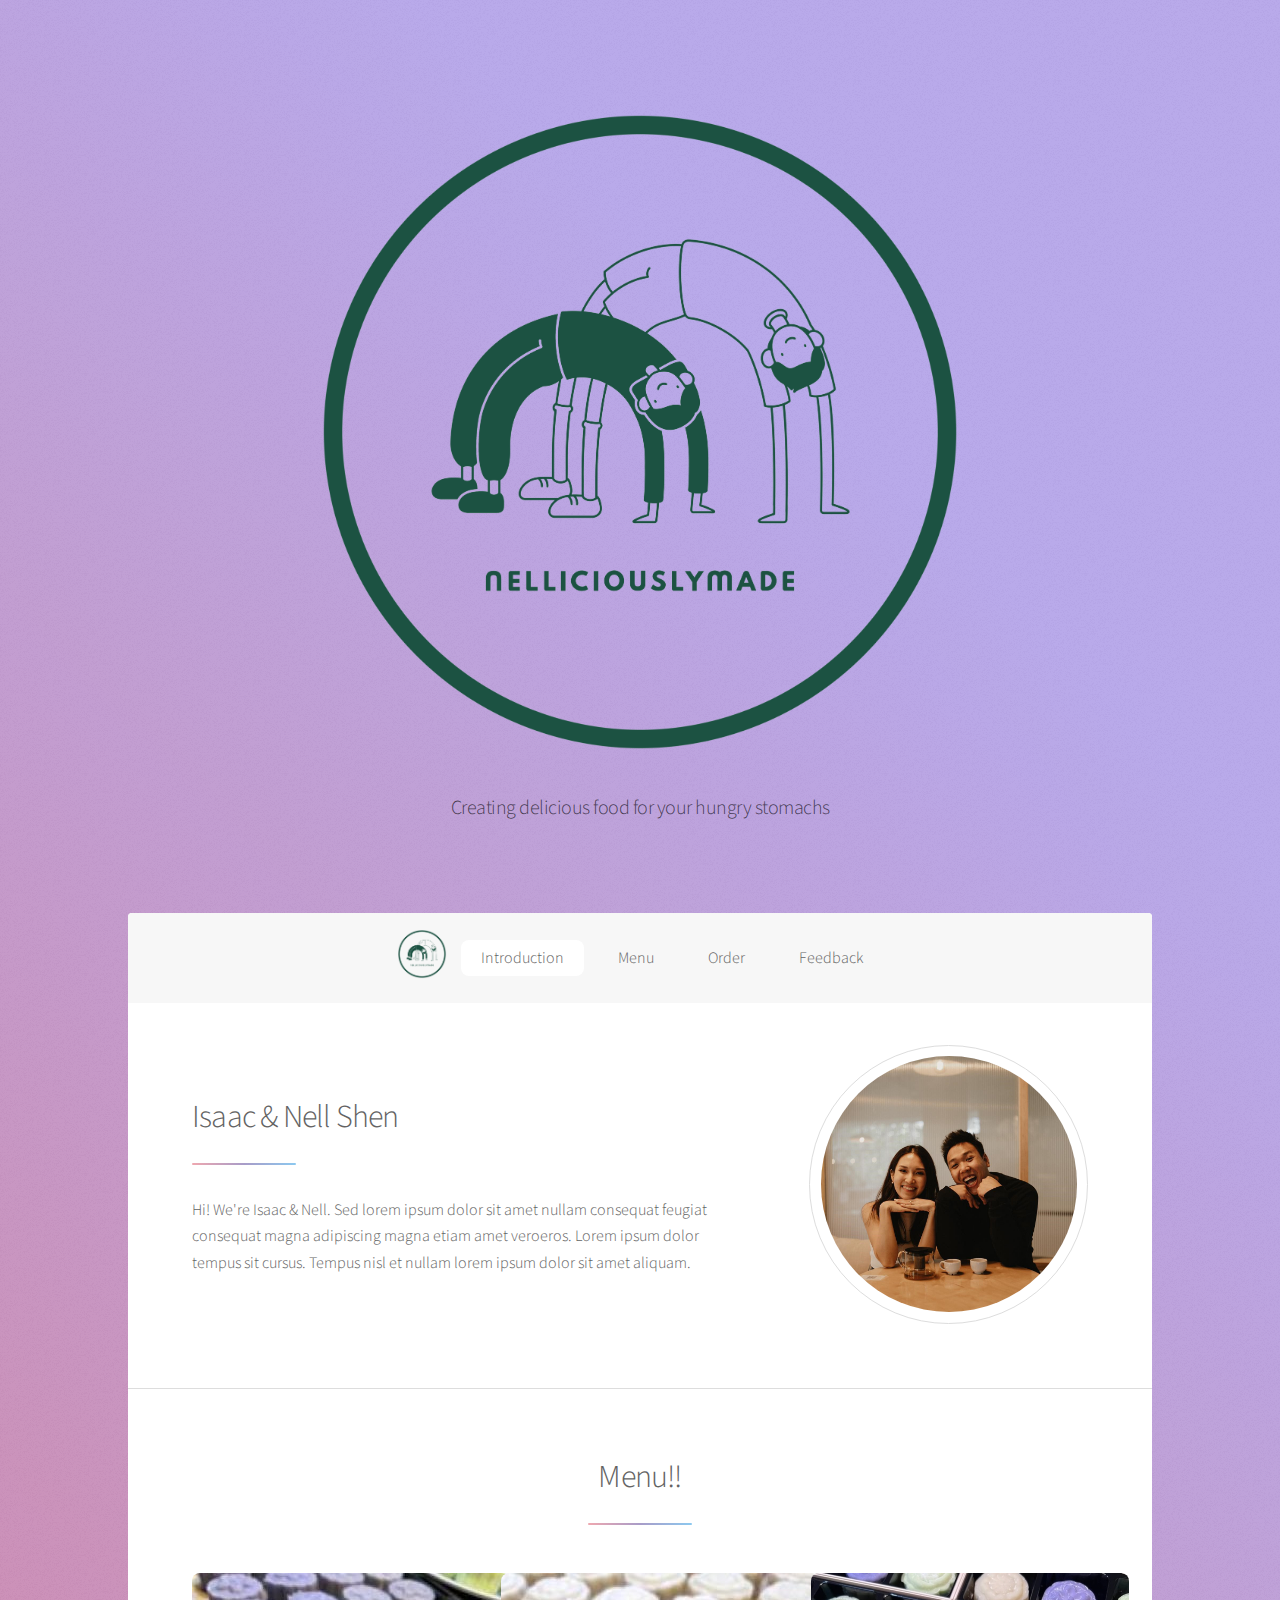
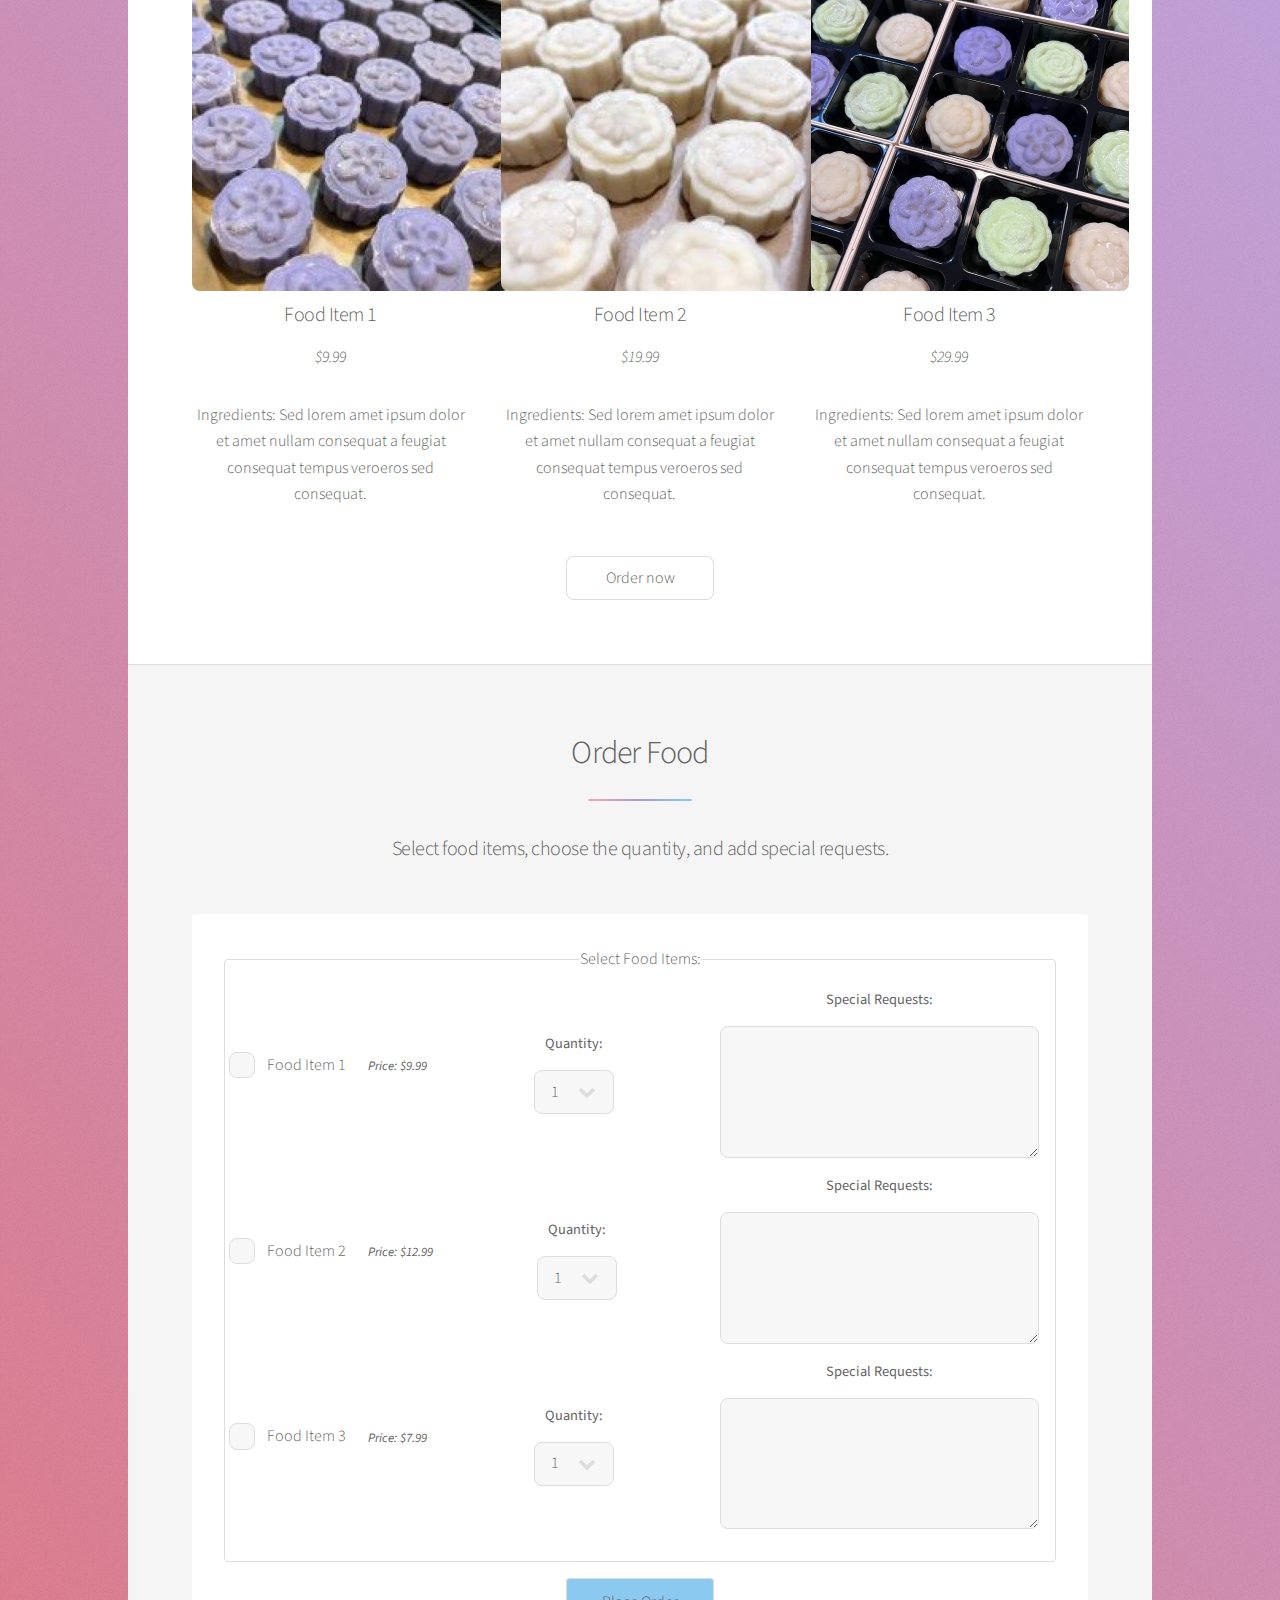
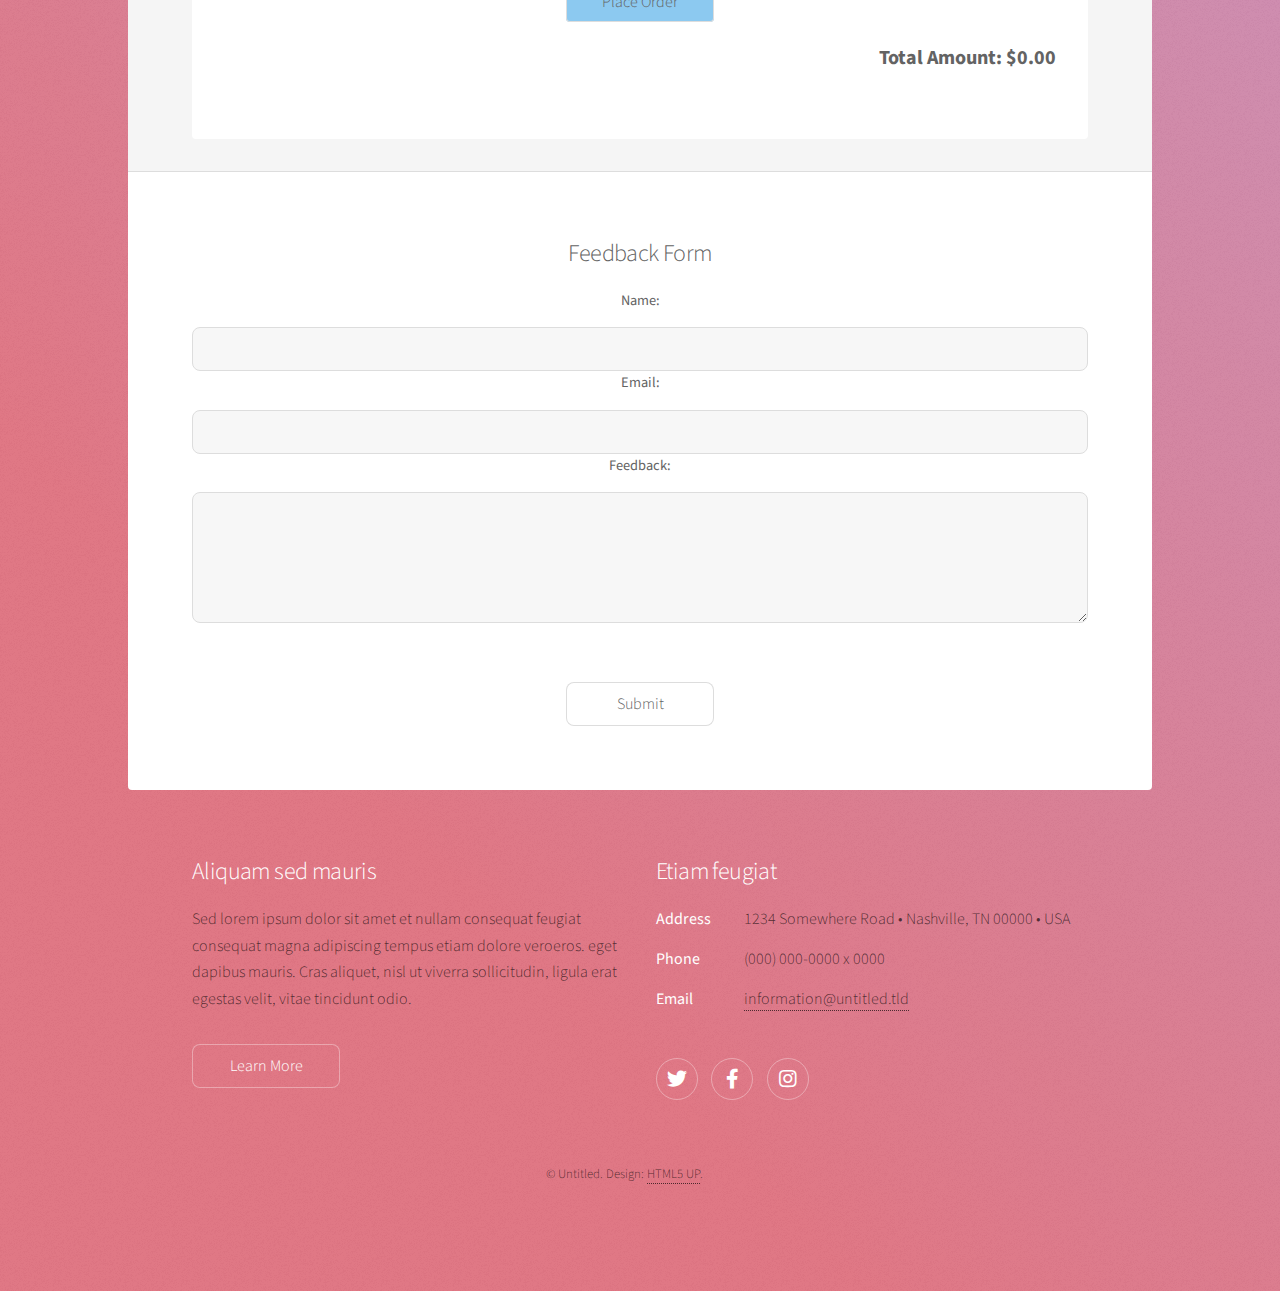
<file: index.html>
<!DOCTYPE HTML>
<!--
	Stellar by HTML5 UP
	html5up.net | @ajlkn
	Free for personal and commercial use under the CCA 3.0 license (html5up.net/license)
-->
<html>
	<head>
		<title>NELLICIOUSLYMADE</title>
		<meta charset="utf-8" />
		<meta name="viewport" content="width=device-width, initial-scale=1, user-scalable=no" />
		<link rel="stylesheet" href="assets/css/main.css" />
		<noscript><link rel="stylesheet" href="assets/css/noscript.css" /></noscript>
	</head>
	<body class="is-preload">

		<!-- Wrapper -->
			<div id="wrapper">

				<!-- Header -->
					<header id="header" class="alt">
						<span class="logo"><img src="images/NellicioulymadeLogo-modified.png" alt="Nelliciouslymade" /></span>
						<!-- <h1>Nelliciouslymade</h1> -->
						<p>Creating delicious food for your hungry stomachs</p>
					</header>

				<!-- Nav -->
					<nav id="nav">
						
						<ul>
							<li class="logo"><img src="images/NellicioulymadeLogo-modified.png" alt="Nelliciouslymade"></li>
							<li><a href="#intro" class="active">Introduction</a></li>
							<li><a href="#first">Menu</a></li>
							<li><a href="#second">Order</a></li>
							<li><a href="#cta">Feedback</a></li>
						</ul>
					</nav>

				<!-- Main -->
					<div id="main">

						<!-- Introduction -->
							<section id="intro" class="main">
								<div class="spotlight">
									<div class="content">
										<header class="major">
											<h2>Isaac & Nell Shen</h2>
										</header>
										<p>Hi! We're Isaac & Nell. Sed lorem ipsum dolor sit amet nullam consequat feugiat consequat magna
										adipiscing magna etiam amet veroeros. Lorem ipsum dolor tempus sit cursus.
										Tempus nisl et nullam lorem ipsum dolor sit amet aliquam.</p>
									</div>
									<span class="image"><img src="images/n&i.jpg" alt="" /></span>
								</div>
							</section>

						<!-- First Section -->
							<section id="first" class="main special">
								<header class="major">
									<h2>Menu!!</h2>
								</header>
								<ul class="features">
									<li>
										<span class="image"><img src="images/food1_1.jpg" alt=""/></span>
										<h3>Food Item 1</h3>
										<p><em>$9.99</em></p>
										<p>Ingredients: Sed lorem amet ipsum dolor et amet nullam consequat a feugiat consequat tempus veroeros sed consequat.</p>
									</li>
									<li>
										<span class="image"><img src="images/food2_1.jpg" alt=""/></span>
										<h3>Food Item 2</h3>
										<p><em>$19.99</em></p>
										<p>Ingredients: Sed lorem amet ipsum dolor et amet nullam consequat a feugiat consequat tempus veroeros sed consequat.</p>
									</li>
									<li>
										<span class="image"><img src="images/food3_1.jpg" alt=""/></span>
										<h3>Food Item 3</h3>
										<p><em>$29.99</em></p>
										<p>Ingredients: Sed lorem amet ipsum dolor et amet nullam consequat a feugiat consequat tempus veroeros sed consequat.</p>
									</li>
								</ul>
								<footer class="major">
									<ul class="actions special">
										<li><a href="#second" class="button">Order now</a></li>
									</ul>
								</footer>
							</section>

						<!-- Second Section: Order Form for Food with Quantity and Special Requests on the Side -->
						<section id="second" class="main special">
							<header class="major">
								<h2>Order Food</h2>
								<p>Select food items, choose the quantity, and add special requests.</p>
							</header>
							<div class="order-form">
								<form id="food-order-form">
									<fieldset>
										<legend>Select Food Items:</legend>
					
										<div class="food-items">
											<!-- Food Item 1 -->
											<div class="food-item">
												<div class="food-details">
													<input type="checkbox" id="item1" name="food-items" value="item1" data-price="9.99">
													<label for="item1">Food Item 1</label>
													<label class="food-price">Price: $9.99</label>
												</div>
												<div class="quantity-details">
													<label for="quantity1">Quantity:</label>
													<select class="quantity" id="quantity1" name="quantity">
														<option value="1">1</option>
														<option value="2">2</option>
														<option value="3">3</option>
													</select>
												</div>
												<div class="special-request-details">
													<label for="special-request1">Special Requests:</label>
													<textarea id="special-request1" name="special-request" rows="4"></textarea>
												</div>
												
											</div>
					
											<!-- Food Item 2 -->
											<div class="food-item">
												<div class="food-details">
													<input type="checkbox" id="item2" name="food-items" value="item2" data-price="12.99">
													<label for="item2">Food Item 2</label>
													<label class="food-price">Price: $12.99</label>
												</div>
												<div class="quantity-details">
													<label for="quantity2">Quantity:</label>
													<select class="quantity" id="quantity2" name="quantity">
														<option value="1">1</option>
														<option value="2">2</option>
														<option value="3">3</option>
													</select>
												</div>
												<div class="special-request-details">
													<label for="special-request2">Special Requests:</label>
													<textarea id="special-request2" name="special-request" rows="4"></textarea>
												</div>
											</div>
					
											<!-- Food Item 3 -->
											<div class="food-item">
												<div class="food-details">
													<input type="checkbox" id="item3" name="food-items" value="item3" data-price="7.99">
													<label for="item3">Food Item 3</label>
													<label class="food-price"><i>Price: $7.99</i></label>
												</div>
												<div class="quantity-details">
													<label for="quantity3">Quantity:</label>
													<select class="quantity" id="quantity3" name="quantity">
														<option value="1">1</option>
														<option value="2">2</option>
														<option value="3">3</option>
													</select>
												</div>
												<div class="special-request-details">
													<label for="special-request3">Special Requests:</label>
													<textarea id="special-request3" name="special-request" rows="4"></textarea>
												</div>
											</div>
										</div>
									</fieldset>
									<input type="submit" value="Place Order">
									<div class="total-amount">Total Amount: <span id="total-amount-value">$0.00</span></div>
								</form>
							</div>
						</section>

						<!-- Get Started -->
							<section id="cta" class="main special">
								<div class="feedback-container">
									<h2>Feedback Form</h2>
									<form id="feedback-form" action="assets/php/process-feedback.php" method="post">
										<label for="name">Name:</label>
										<input type="text" id="name" name="name" required>

										<label for="email">Email:</label>
										<input type="email" id="email" name="email" required>

										<label for="feedback">Feedback:</label>
										<textarea id="feedback" name="feedback" rows="4" required></textarea>
										
										<p><br></p>
										<input type="submit" value="Submit">
									</form>
								</div>
							</section>

					</div>

				<!-- Footer -->
					<footer id="footer">
						<section>
							<h2>Aliquam sed mauris</h2>
							<p>Sed lorem ipsum dolor sit amet et nullam consequat feugiat consequat magna adipiscing tempus etiam dolore veroeros. eget dapibus mauris. Cras aliquet, nisl ut viverra sollicitudin, ligula erat egestas velit, vitae tincidunt odio.</p>
							<ul class="actions">
								<li><a href="generic.html" class="button">Learn More</a></li>
							</ul>
						</section>
						<section>
							<h2>Etiam feugiat</h2>
							<dl class="alt">
								<dt>Address</dt>
								<dd>1234 Somewhere Road &bull; Nashville, TN 00000 &bull; USA</dd>
								<dt>Phone</dt>
								<dd>(000) 000-0000 x 0000</dd>
								<dt>Email</dt>
								<dd><a href="#">information@untitled.tld</a></dd>
							</dl>
							<ul class="icons">
								<li><a href="#" class="icon brands fa-twitter alt"><span class="label">Twitter</span></a></li>
								<li><a href="#" class="icon brands fa-facebook-f alt"><span class="label">Facebook</span></a></li>
								<li><a href="#" class="icon brands fa-instagram alt"><span class="label">Instagram</span></a></li>
							</ul>
						</section>
						<p class="copyright">&copy; Untitled. Design: <a href="https://html5up.net">HTML5 UP</a>.</p>
					</footer>

			</div>

		<!-- Scripts -->
			<script src="assets/js/jquery.min.js"></script>
			<script src="assets/js/jquery.scrollex.min.js"></script>
			<script src="assets/js/jquery.scrolly.min.js"></script>
			<script src="assets/js/browser.min.js"></script>
			<script src="assets/js/breakpoints.min.js"></script>
			<script src="assets/js/util.js"></script>
			<script src="assets/js/main.js"></script>

	</body>
</html>
</file>
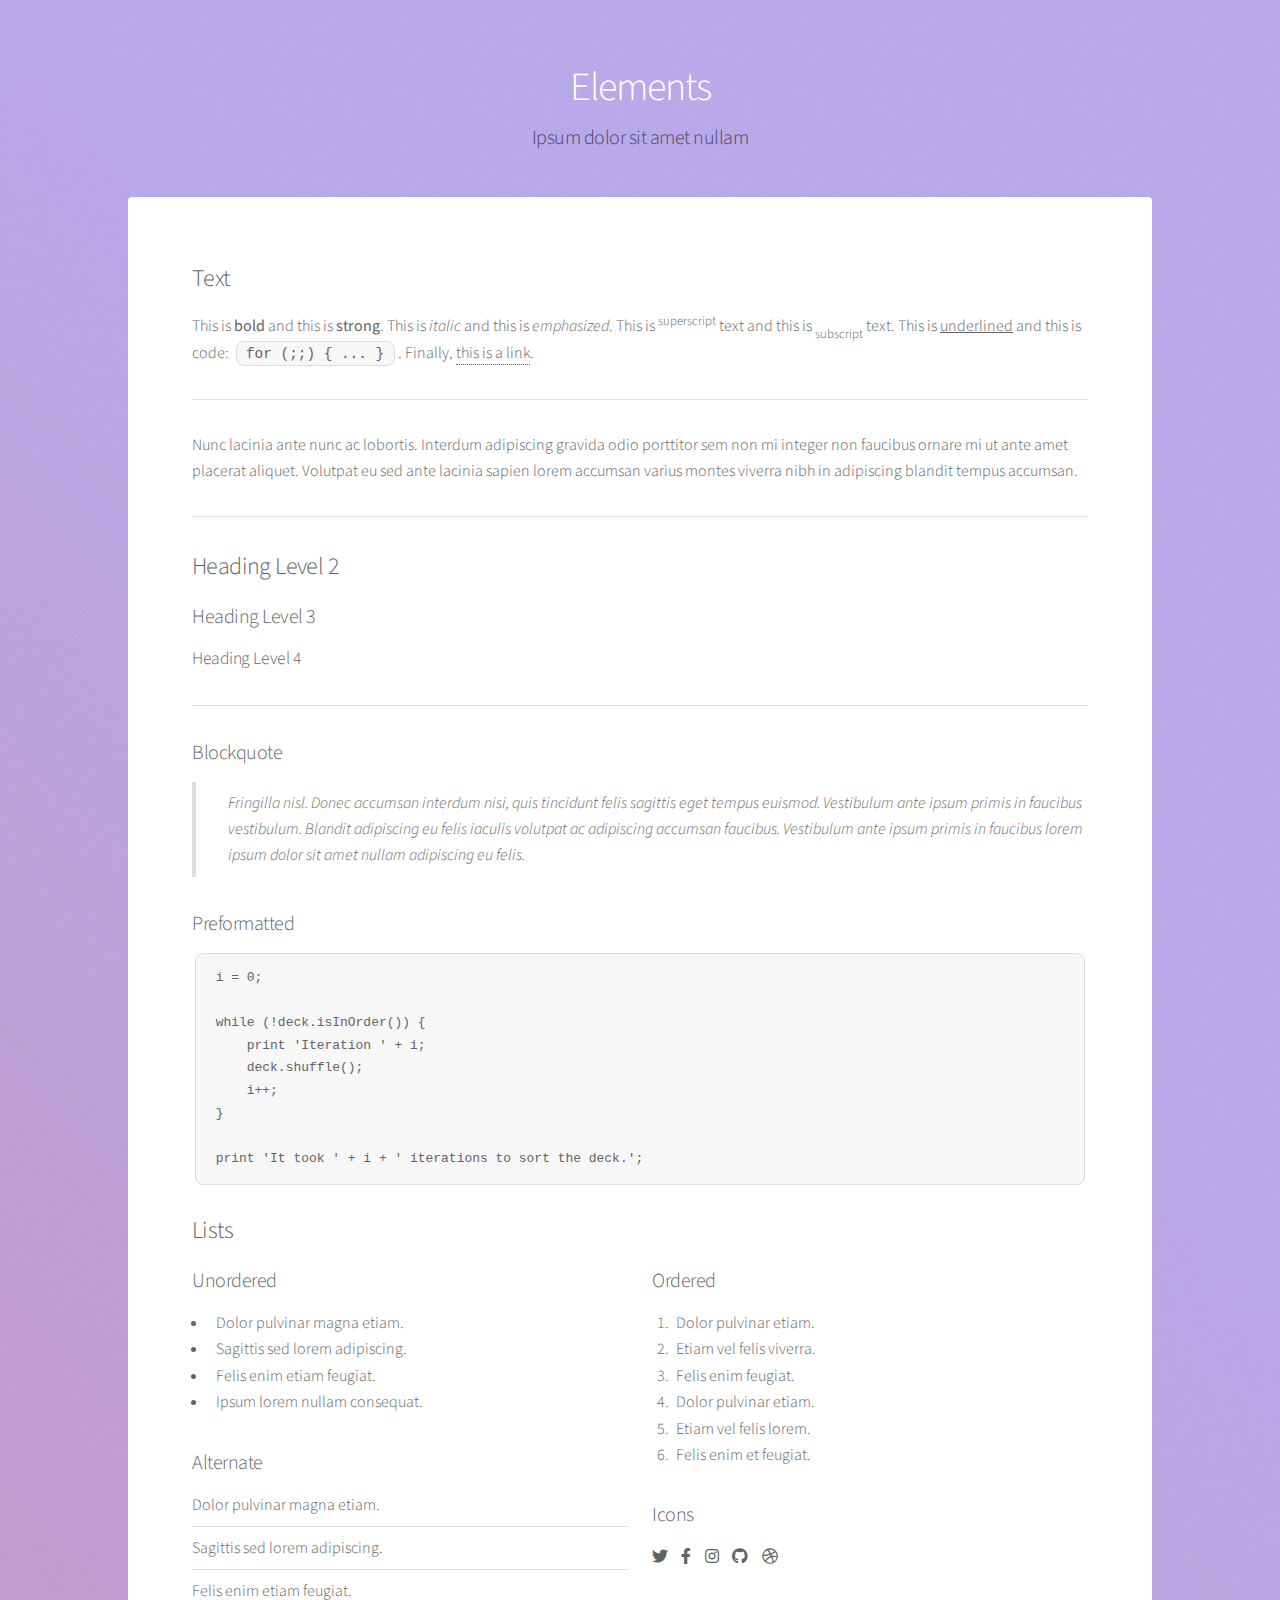
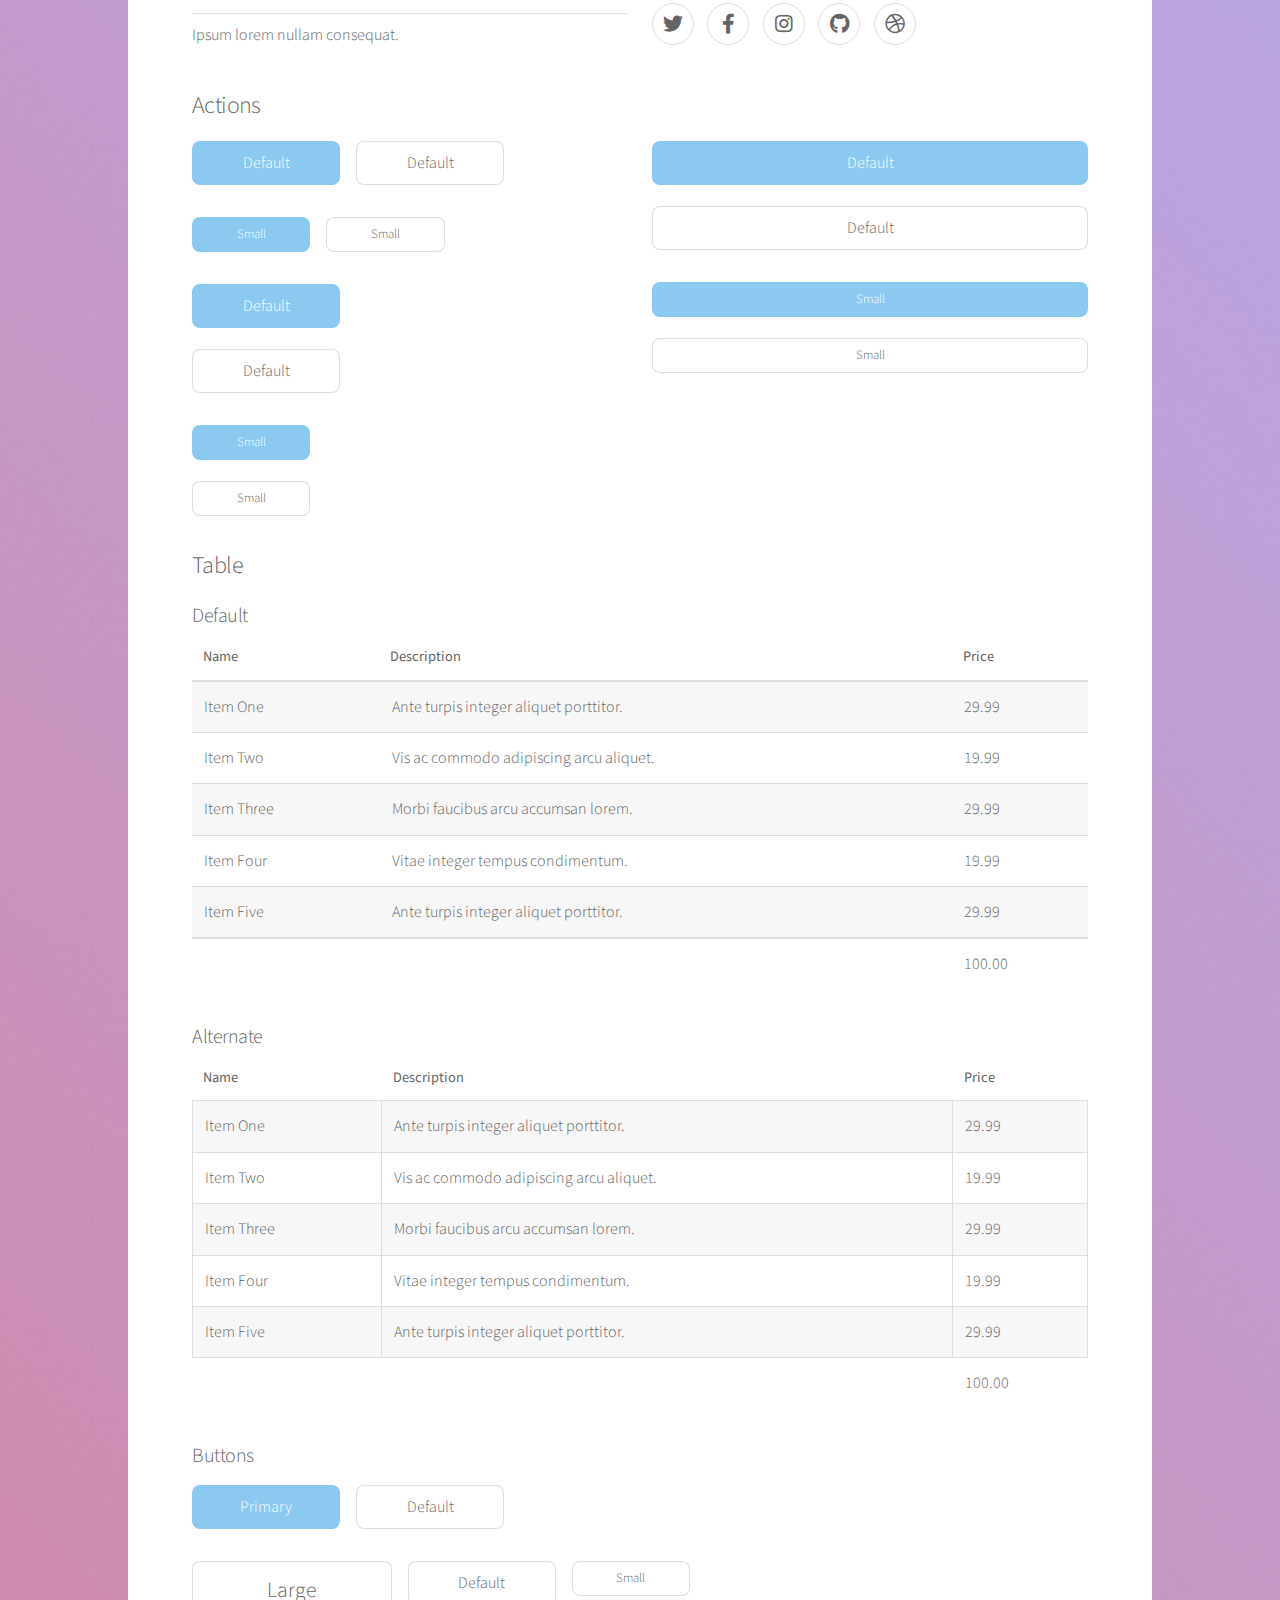
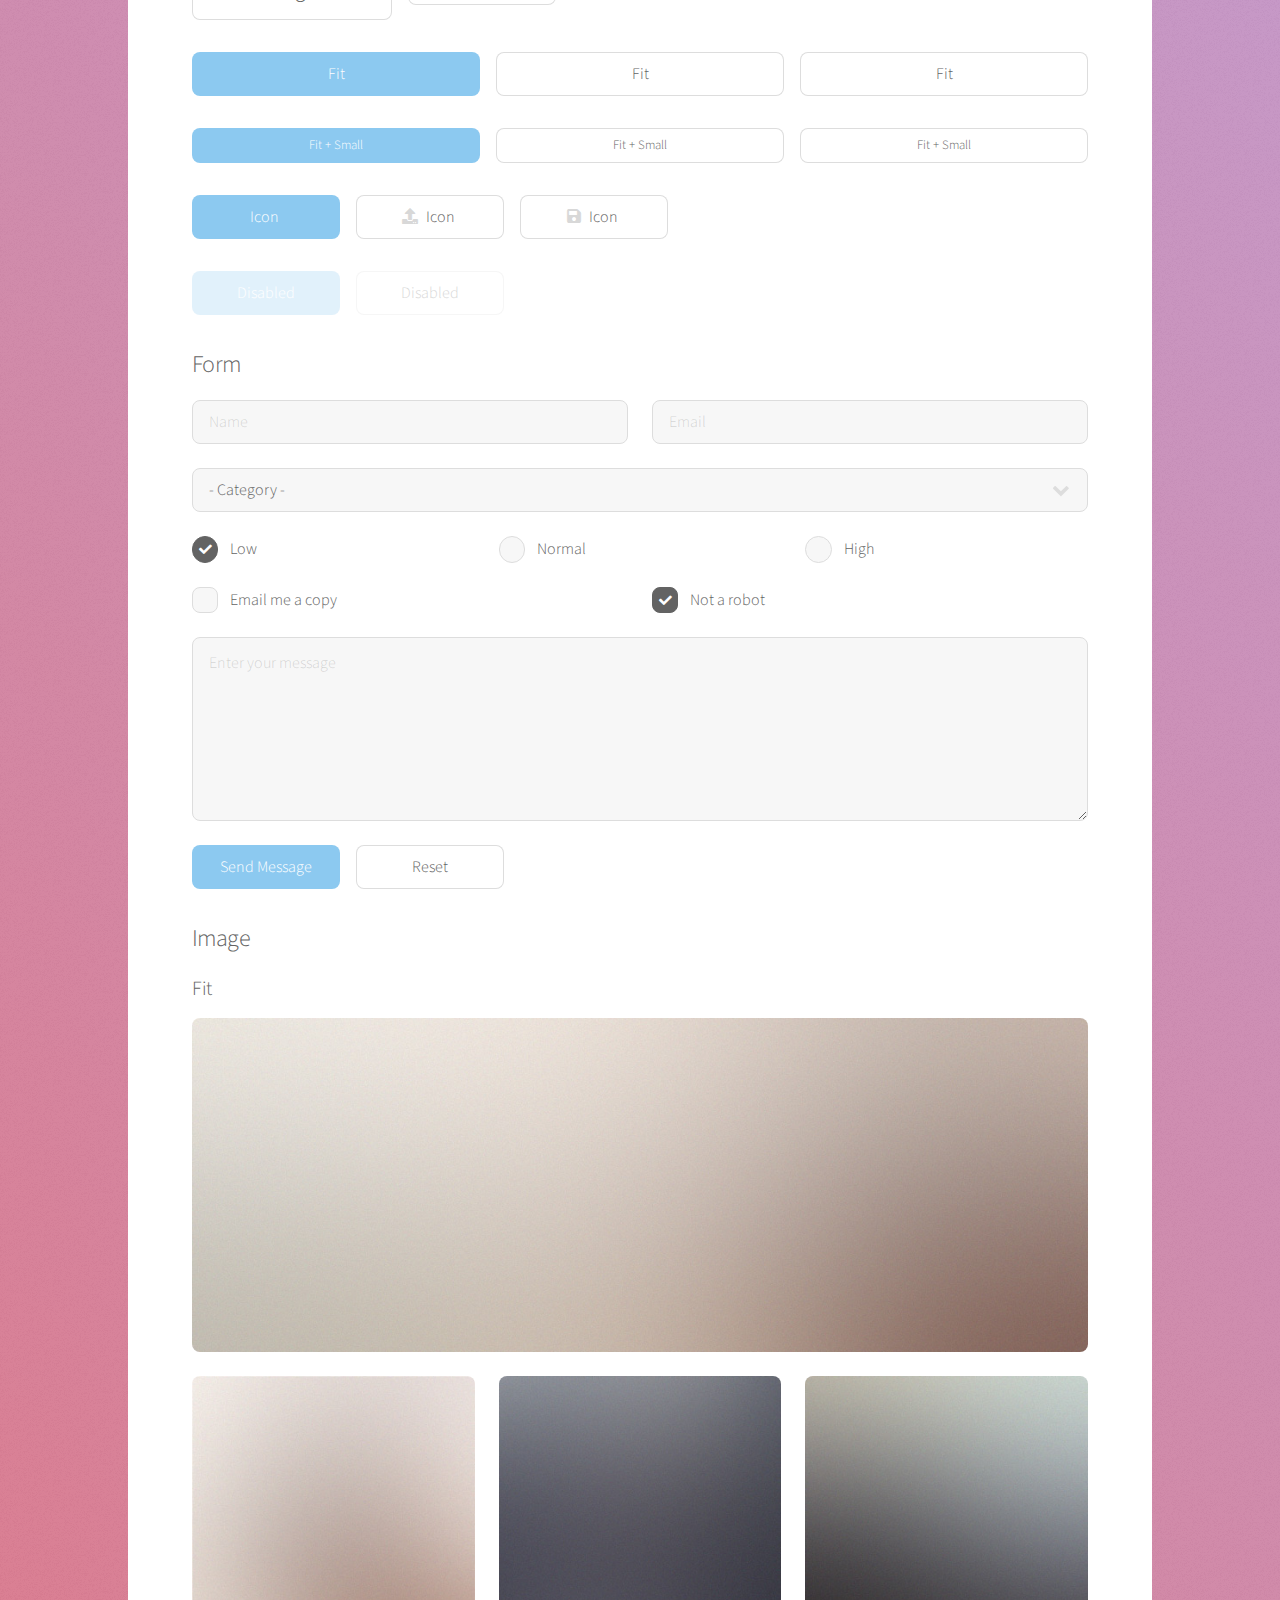
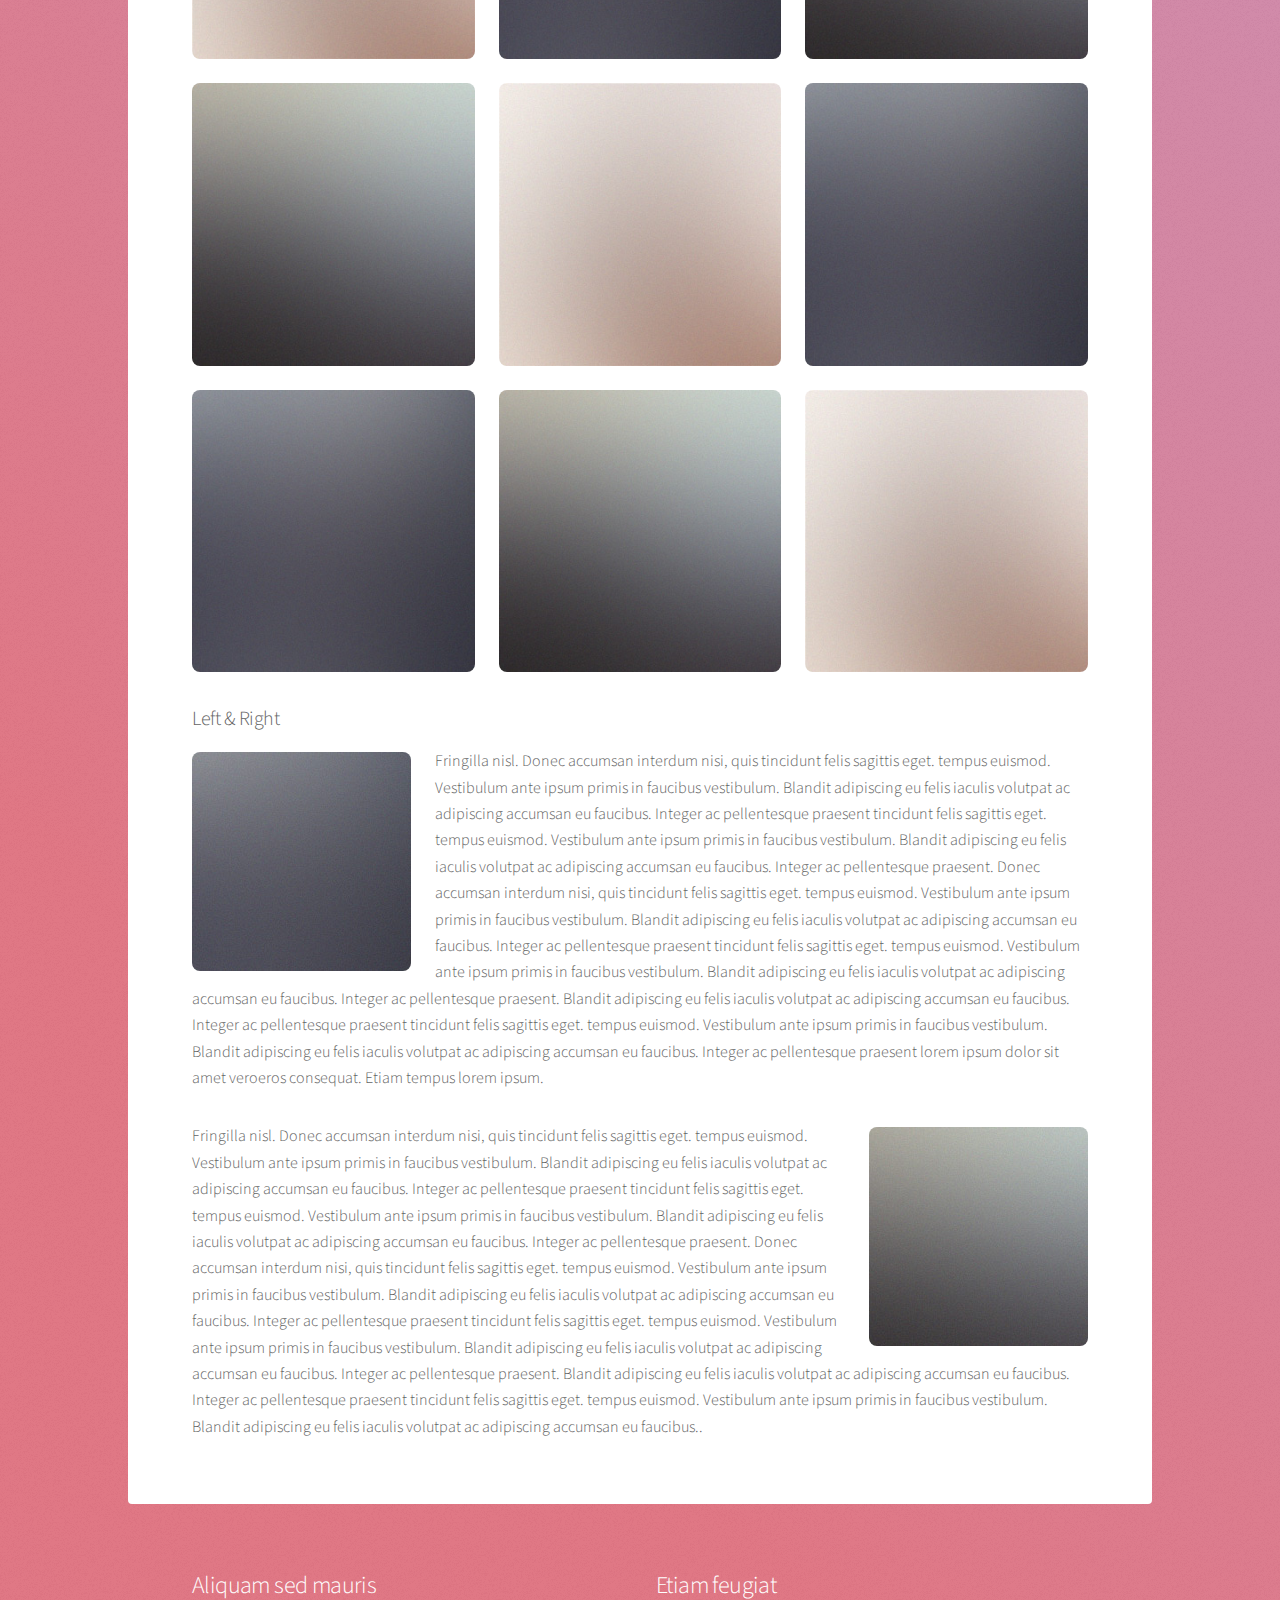
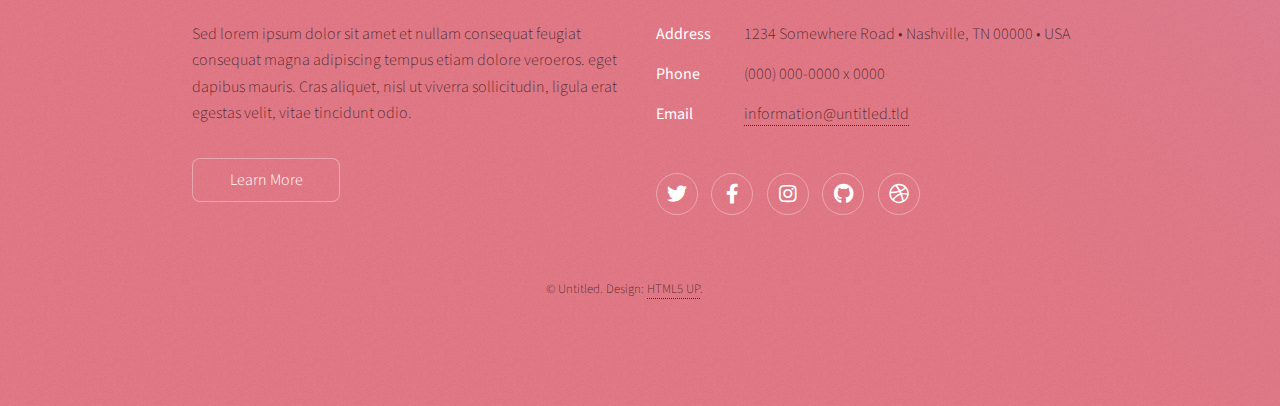
<file: elements.html>
<!DOCTYPE HTML>
<!--
	Stellar by HTML5 UP
	html5up.net | @ajlkn
	Free for personal and commercial use under the CCA 3.0 license (html5up.net/license)
-->
<html>
	<head>
		<title>Elements - Stellar by HTML5 UP</title>
		<meta charset="utf-8" />
		<meta name="viewport" content="width=device-width, initial-scale=1, user-scalable=no" />
		<link rel="stylesheet" href="assets/css/main.css" />
		<noscript><link rel="stylesheet" href="assets/css/noscript.css" /></noscript>
	</head>
	<body class="is-preload">

		<!-- Wrapper -->
			<div id="wrapper">

				<!-- Header -->
					<header id="header">
						<h1>Elements</h1>
						<p>Ipsum dolor sit amet nullam</p>
					</header>

				<!-- Main -->
					<div id="main">

						<!-- Content -->
							<section id="content" class="main">

								<!-- Text -->
									<section>
										<h2>Text</h2>
										<p>This is <b>bold</b> and this is <strong>strong</strong>. This is <i>italic</i> and this is <em>emphasized</em>.
										This is <sup>superscript</sup> text and this is <sub>subscript</sub> text.
										This is <u>underlined</u> and this is code: <code>for (;;) { ... }</code>. Finally, <a href="#">this is a link</a>.</p>
										<hr />
										<p>Nunc lacinia ante nunc ac lobortis. Interdum adipiscing gravida odio porttitor sem non mi integer non faucibus ornare mi ut ante amet placerat aliquet. Volutpat eu sed ante lacinia sapien lorem accumsan varius montes viverra nibh in adipiscing blandit tempus accumsan.</p>
										<hr />
										<h2>Heading Level 2</h2>
										<h3>Heading Level 3</h3>
										<h4>Heading Level 4</h4>
										<hr />
										<h3>Blockquote</h3>
										<blockquote>Fringilla nisl. Donec accumsan interdum nisi, quis tincidunt felis sagittis eget tempus euismod. Vestibulum ante ipsum primis in faucibus vestibulum. Blandit adipiscing eu felis iaculis volutpat ac adipiscing accumsan faucibus. Vestibulum ante ipsum primis in faucibus lorem ipsum dolor sit amet nullam adipiscing eu felis.</blockquote>
										<h3>Preformatted</h3>
										<pre><code>i = 0;

while (!deck.isInOrder()) {
    print 'Iteration ' + i;
    deck.shuffle();
    i++;
}

print 'It took ' + i + ' iterations to sort the deck.';</code></pre>
									</section>

								<!-- Lists -->
									<section>
										<h2>Lists</h2>
										<div class="row">
											<div class="col-6 col-12-medium">
												<h3>Unordered</h3>
												<ul>
													<li>Dolor pulvinar magna etiam.</li>
													<li>Sagittis sed lorem adipiscing.</li>
													<li>Felis enim etiam feugiat.</li>
													<li>Ipsum lorem nullam consequat.</li>
												</ul>
												<h3>Alternate</h3>
												<ul class="alt">
													<li>Dolor pulvinar magna etiam.</li>
													<li>Sagittis sed lorem adipiscing.</li>
													<li>Felis enim etiam feugiat.</li>
													<li>Ipsum lorem nullam consequat.</li>
												</ul>
											</div>
											<div class="col-6 col-12-medium">
												<h3>Ordered</h3>
												<ol>
													<li>Dolor pulvinar etiam.</li>
													<li>Etiam vel felis viverra.</li>
													<li>Felis enim feugiat.</li>
													<li>Dolor pulvinar etiam.</li>
													<li>Etiam vel felis lorem.</li>
													<li>Felis enim et feugiat.</li>
												</ol>
												<h3>Icons</h3>
												<ul class="icons">
													<li><a href="#" class="icon brands fa-twitter"><span class="label">Twitter</span></a></li>
													<li><a href="#" class="icon brands fa-facebook-f"><span class="label">Facebook</span></a></li>
													<li><a href="#" class="icon brands fa-instagram"><span class="label">Instagram</span></a></li>
													<li><a href="#" class="icon brands fa-github"><span class="label">GitHub</span></a></li>
													<li><a href="#" class="icon brands fa-dribbble"><span class="label">Dribbble</span></a></li>
												</ul>
												<ul class="icons">
													<li><a href="#" class="icon brands alt fa-twitter"><span class="label">Twitter</span></a></li>
													<li><a href="#" class="icon brands alt fa-facebook-f"><span class="label">Facebook</span></a></li>
													<li><a href="#" class="icon brands alt fa-instagram"><span class="label">Instagram</span></a></li>
													<li><a href="#" class="icon brands alt fa-github"><span class="label">GitHub</span></a></li>
													<li><a href="#" class="icon brands alt fa-dribbble"><span class="label">Dribbble</span></a></li>
												</ul>
											</div>
										</div>
										<h2>Actions</h2>
										<div class="row">
											<div class="col-6 col-12-medium">
												<ul class="actions">
													<li><a href="#" class="button primary">Default</a></li>
													<li><a href="#" class="button">Default</a></li>
												</ul>
												<ul class="actions small">
													<li><a href="#" class="button primary small">Small</a></li>
													<li><a href="#" class="button small">Small</a></li>
												</ul>
												<ul class="actions stacked">
													<li><a href="#" class="button primary">Default</a></li>
													<li><a href="#" class="button">Default</a></li>
												</ul>
												<ul class="actions stacked">
													<li><a href="#" class="button primary small">Small</a></li>
													<li><a href="#" class="button small">Small</a></li>
												</ul>
											</div>
											<div class="col-6 col-12-medium">
												<ul class="actions stacked">
													<li><a href="#" class="button primary fit">Default</a></li>
													<li><a href="#" class="button fit">Default</a></li>
												</ul>
												<ul class="actions stacked">
													<li><a href="#" class="button primary small fit">Small</a></li>
													<li><a href="#" class="button small fit">Small</a></li>
												</ul>
											</div>
										</div>
									</section>

								<!-- Table -->
									<section>
										<h2>Table</h2>
										<h3>Default</h3>
										<div class="table-wrapper">
											<table>
												<thead>
													<tr>
														<th>Name</th>
														<th>Description</th>
														<th>Price</th>
													</tr>
												</thead>
												<tbody>
													<tr>
														<td>Item One</td>
														<td>Ante turpis integer aliquet porttitor.</td>
														<td>29.99</td>
													</tr>
													<tr>
														<td>Item Two</td>
														<td>Vis ac commodo adipiscing arcu aliquet.</td>
														<td>19.99</td>
													</tr>
													<tr>
														<td>Item Three</td>
														<td> Morbi faucibus arcu accumsan lorem.</td>
														<td>29.99</td>
													</tr>
													<tr>
														<td>Item Four</td>
														<td>Vitae integer tempus condimentum.</td>
														<td>19.99</td>
													</tr>
													<tr>
														<td>Item Five</td>
														<td>Ante turpis integer aliquet porttitor.</td>
														<td>29.99</td>
													</tr>
												</tbody>
												<tfoot>
													<tr>
														<td colspan="2"></td>
														<td>100.00</td>
													</tr>
												</tfoot>
											</table>
										</div>

										<h3>Alternate</h3>
										<div class="table-wrapper">
											<table class="alt">
												<thead>
													<tr>
														<th>Name</th>
														<th>Description</th>
														<th>Price</th>
													</tr>
												</thead>
												<tbody>
													<tr>
														<td>Item One</td>
														<td>Ante turpis integer aliquet porttitor.</td>
														<td>29.99</td>
													</tr>
													<tr>
														<td>Item Two</td>
														<td>Vis ac commodo adipiscing arcu aliquet.</td>
														<td>19.99</td>
													</tr>
													<tr>
														<td>Item Three</td>
														<td> Morbi faucibus arcu accumsan lorem.</td>
														<td>29.99</td>
													</tr>
													<tr>
														<td>Item Four</td>
														<td>Vitae integer tempus condimentum.</td>
														<td>19.99</td>
													</tr>
													<tr>
														<td>Item Five</td>
														<td>Ante turpis integer aliquet porttitor.</td>
														<td>29.99</td>
													</tr>
												</tbody>
												<tfoot>
													<tr>
														<td colspan="2"></td>
														<td>100.00</td>
													</tr>
												</tfoot>
											</table>
										</div>
									</section>

								<!-- Buttons -->
									<section>
										<h3>Buttons</h3>
										<ul class="actions">
											<li><a href="#" class="button primary">Primary</a></li>
											<li><a href="#" class="button">Default</a></li>
										</ul>
										<ul class="actions">
											<li><a href="#" class="button large">Large</a></li>
											<li><a href="#" class="button">Default</a></li>
											<li><a href="#" class="button small">Small</a></li>
										</ul>
										<ul class="actions fit">
											<li><a href="#" class="button primary fit">Fit</a></li>
											<li><a href="#" class="button fit">Fit</a></li>
											<li><a href="#" class="button fit">Fit</a></li>
										</ul>
										<ul class="actions fit small">
											<li><a href="#" class="button primary fit small">Fit + Small</a></li>
											<li><a href="#" class="button fit small">Fit + Small</a></li>
											<li><a href="#" class="button fit small">Fit + Small</a></li>
										</ul>
										<ul class="actions">
											<li><a href="#" class="button primary icon solidfa-download">Icon</a></li>
											<li><a href="#" class="button icon solid fa-upload">Icon</a></li>
											<li><a href="#" class="button icon solid fa-save">Icon</a></li>
										</ul>
										<ul class="actions">
											<li><span class="button primary disabled">Disabled</span></li>
											<li><span class="button disabled">Disabled</span></li>
										</ul>
									</section>

								<!-- Form -->
									<section>
										<h2>Form</h2>
										<form method="post" action="#">
											<div class="row gtr-uniform">
												<div class="col-6 col-12-xsmall">
													<input type="text" name="demo-name" id="demo-name" value="" placeholder="Name" />
												</div>
												<div class="col-6 col-12-xsmall">
													<input type="email" name="demo-email" id="demo-email" value="" placeholder="Email" />
												</div>
												<div class="col-12">
													<select name="demo-category" id="demo-category">
														<option value="">- Category -</option>
														<option value="1">Manufacturing</option>
														<option value="1">Shipping</option>
														<option value="1">Administration</option>
														<option value="1">Human Resources</option>
													</select>
												</div>
												<div class="col-4 col-12-small">
													<input type="radio" id="demo-priority-low" name="demo-priority" checked>
													<label for="demo-priority-low">Low</label>
												</div>
												<div class="col-4 col-12-small">
													<input type="radio" id="demo-priority-normal" name="demo-priority">
													<label for="demo-priority-normal">Normal</label>
												</div>
												<div class="col-4 col-12-small">
													<input type="radio" id="demo-priority-high" name="demo-priority">
													<label for="demo-priority-high">High</label>
												</div>
												<div class="col-6 col-12-small">
													<input type="checkbox" id="demo-copy" name="demo-copy">
													<label for="demo-copy">Email me a copy</label>
												</div>
												<div class="col-6 col-12-small">
													<input type="checkbox" id="demo-human" name="demo-human" checked>
													<label for="demo-human">Not a robot</label>
												</div>
												<div class="col-12">
													<textarea name="demo-message" id="demo-message" placeholder="Enter your message" rows="6"></textarea>
												</div>
												<div class="col-12">
													<ul class="actions">
														<li><input type="submit" value="Send Message" class="primary" /></li>
														<li><input type="reset" value="Reset" /></li>
													</ul>
												</div>
											</div>
										</form>
									</section>

								<!-- Image -->
									<section>
										<h2>Image</h2>
										<h3>Fit</h3>
										<div class="box alt">
											<div class="row gtr-uniform">
												<div class="col-12"><span class="image fit"><img src="images/pic04.jpg" alt="" /></span></div>
												<div class="col-4"><span class="image fit"><img src="images/pic01.jpg" alt="" /></span></div>
												<div class="col-4"><span class="image fit"><img src="images/pic02.jpg" alt="" /></span></div>
												<div class="col-4"><span class="image fit"><img src="images/pic03.jpg" alt="" /></span></div>
												<div class="col-4"><span class="image fit"><img src="images/pic03.jpg" alt="" /></span></div>
												<div class="col-4"><span class="image fit"><img src="images/pic01.jpg" alt="" /></span></div>
												<div class="col-4"><span class="image fit"><img src="images/pic02.jpg" alt="" /></span></div>
												<div class="col-4"><span class="image fit"><img src="images/pic02.jpg" alt="" /></span></div>
												<div class="col-4"><span class="image fit"><img src="images/pic03.jpg" alt="" /></span></div>
												<div class="col-4"><span class="image fit"><img src="images/pic01.jpg" alt="" /></span></div>
											</div>
										</div>
										<h3>Left &amp; Right</h3>
										<p><span class="image left"><img src="images/pic05.jpg" alt="" /></span>Fringilla nisl. Donec accumsan interdum nisi, quis tincidunt felis sagittis eget. tempus euismod. Vestibulum ante ipsum primis in faucibus vestibulum. Blandit adipiscing eu felis iaculis volutpat ac adipiscing accumsan eu faucibus. Integer ac pellentesque praesent tincidunt felis sagittis eget. tempus euismod. Vestibulum ante ipsum primis in faucibus vestibulum. Blandit adipiscing eu felis iaculis volutpat ac adipiscing accumsan eu faucibus. Integer ac pellentesque praesent. Donec accumsan interdum nisi, quis tincidunt felis sagittis eget. tempus euismod. Vestibulum ante ipsum primis in faucibus vestibulum. Blandit adipiscing eu felis iaculis volutpat ac adipiscing accumsan eu faucibus. Integer ac pellentesque praesent tincidunt felis sagittis eget. tempus euismod. Vestibulum ante ipsum primis in faucibus vestibulum. Blandit adipiscing eu felis iaculis volutpat ac adipiscing accumsan eu faucibus. Integer ac pellentesque praesent. Blandit adipiscing eu felis iaculis volutpat ac adipiscing accumsan eu faucibus. Integer ac pellentesque praesent tincidunt felis sagittis eget. tempus euismod. Vestibulum ante ipsum primis in faucibus vestibulum. Blandit adipiscing eu felis iaculis volutpat ac adipiscing accumsan eu faucibus. Integer ac pellentesque praesent lorem ipsum dolor sit amet veroeros consequat. Etiam tempus lorem ipsum.</p>
										<p><span class="image right"><img src="images/pic06.jpg" alt="" /></span>Fringilla nisl. Donec accumsan interdum nisi, quis tincidunt felis sagittis eget. tempus euismod. Vestibulum ante ipsum primis in faucibus vestibulum. Blandit adipiscing eu felis iaculis volutpat ac adipiscing accumsan eu faucibus. Integer ac pellentesque praesent tincidunt felis sagittis eget. tempus euismod. Vestibulum ante ipsum primis in faucibus vestibulum. Blandit adipiscing eu felis iaculis volutpat ac adipiscing accumsan eu faucibus. Integer ac pellentesque praesent. Donec accumsan interdum nisi, quis tincidunt felis sagittis eget. tempus euismod. Vestibulum ante ipsum primis in faucibus vestibulum. Blandit adipiscing eu felis iaculis volutpat ac adipiscing accumsan eu faucibus. Integer ac pellentesque praesent tincidunt felis sagittis eget. tempus euismod. Vestibulum ante ipsum primis in faucibus vestibulum. Blandit adipiscing eu felis iaculis volutpat ac adipiscing accumsan eu faucibus. Integer ac pellentesque praesent. Blandit adipiscing eu felis iaculis volutpat ac adipiscing accumsan eu faucibus. Integer ac pellentesque praesent tincidunt felis sagittis eget. tempus euismod. Vestibulum ante ipsum primis in faucibus vestibulum. Blandit adipiscing eu felis iaculis volutpat ac adipiscing accumsan eu faucibus..</p>
									</section>

							</section>

					</div>

				<!-- Footer -->
					<footer id="footer">
						<section>
							<h2>Aliquam sed mauris</h2>
							<p>Sed lorem ipsum dolor sit amet et nullam consequat feugiat consequat magna adipiscing tempus etiam dolore veroeros. eget dapibus mauris. Cras aliquet, nisl ut viverra sollicitudin, ligula erat egestas velit, vitae tincidunt odio.</p>
							<ul class="actions">
								<li><a href="#" class="button">Learn More</a></li>
							</ul>
						</section>
						<section>
							<h2>Etiam feugiat</h2>
							<dl class="alt">
								<dt>Address</dt>
								<dd>1234 Somewhere Road &bull; Nashville, TN 00000 &bull; USA</dd>
								<dt>Phone</dt>
								<dd>(000) 000-0000 x 0000</dd>
								<dt>Email</dt>
								<dd><a href="#">information@untitled.tld</a></dd>
							</dl>
							<ul class="icons">
								<li><a href="#" class="icon brands fa-twitter alt"><span class="label">Twitter</span></a></li>
								<li><a href="#" class="icon brands fa-facebook-f alt"><span class="label">Facebook</span></a></li>
								<li><a href="#" class="icon brands fa-instagram alt"><span class="label">Instagram</span></a></li>
								<li><a href="#" class="icon brands fa-github alt"><span class="label">GitHub</span></a></li>
								<li><a href="#" class="icon brands fa-dribbble alt"><span class="label">Dribbble</span></a></li>
							</ul>
						</section>
						<p class="copyright">&copy; Untitled. Design: <a href="https://html5up.net">HTML5 UP</a>.</p>
					</footer>

			</div>

		<!-- Scripts -->
			<script src="assets/js/jquery.min.js"></script>
			<script src="assets/js/jquery.scrollex.min.js"></script>
			<script src="assets/js/jquery.scrolly.min.js"></script>
			<script src="assets/js/browser.min.js"></script>
			<script src="assets/js/breakpoints.min.js"></script>
			<script src="assets/js/util.js"></script>
			<script src="assets/js/main.js"></script>

	</body>
</html>
</file>
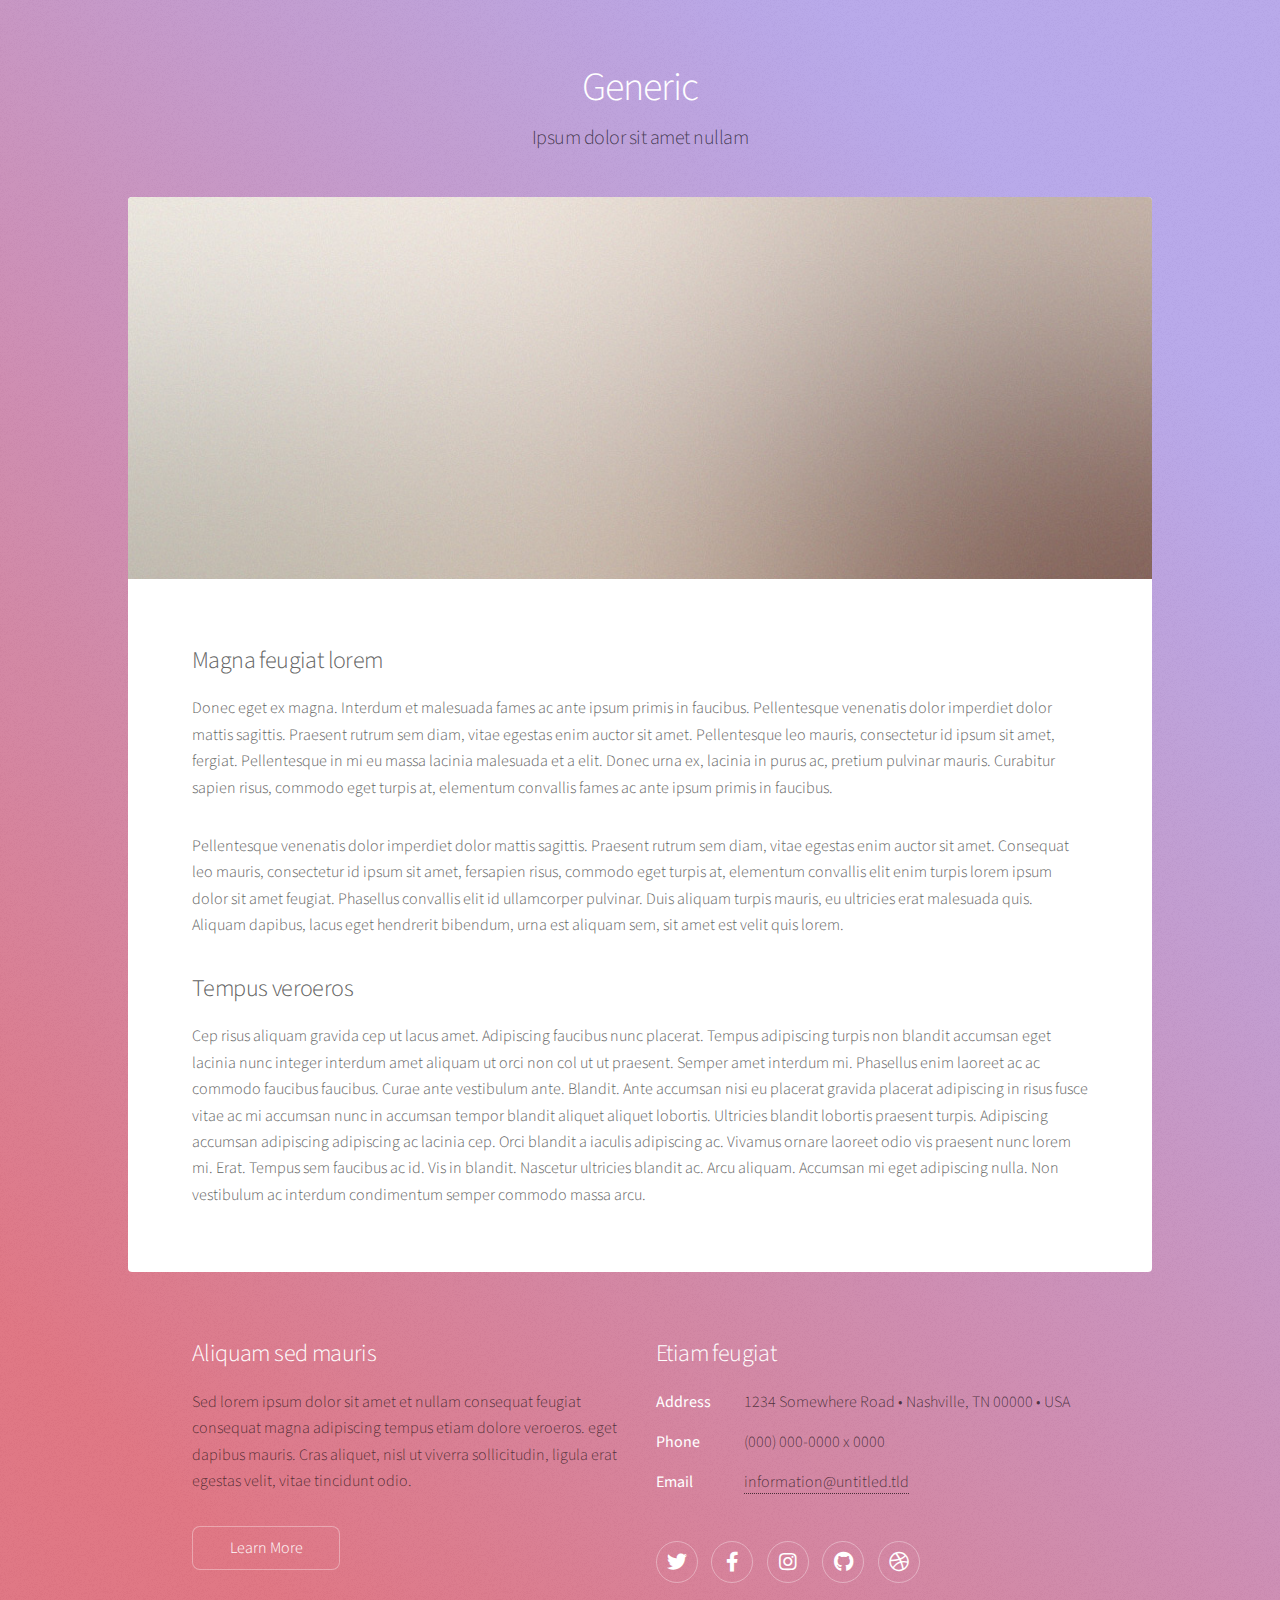
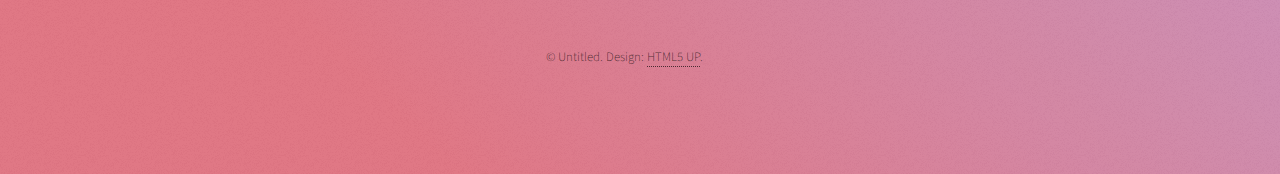
<file: generic.html>
<!DOCTYPE HTML>
<!--
	Stellar by HTML5 UP
	html5up.net | @ajlkn
	Free for personal and commercial use under the CCA 3.0 license (html5up.net/license)
-->
<html>
	<head>
		<title>Generic - Stellar by HTML5 UP</title>
		<meta charset="utf-8" />
		<meta name="viewport" content="width=device-width, initial-scale=1, user-scalable=no" />
		<link rel="stylesheet" href="assets/css/main.css" />
		<noscript><link rel="stylesheet" href="assets/css/noscript.css" /></noscript>
	</head>
	<body class="is-preload">

		<!-- Wrapper -->
			<div id="wrapper">

				<!-- Header -->
					<header id="header">
						<h1>Generic</h1>
						<p>Ipsum dolor sit amet nullam</p>
					</header>

				<!-- Main -->
					<div id="main">

						<!-- Content -->
							<section id="content" class="main">
								<span class="image main"><img src="images/pic04.jpg" alt="" /></span>
								<h2>Magna feugiat lorem</h2>
								<p>Donec eget ex magna. Interdum et malesuada fames ac ante ipsum primis in faucibus. Pellentesque venenatis dolor imperdiet dolor mattis sagittis. Praesent rutrum sem diam, vitae egestas enim auctor sit amet. Pellentesque leo mauris, consectetur id ipsum sit amet, fergiat. Pellentesque in mi eu massa lacinia malesuada et a elit. Donec urna ex, lacinia in purus ac, pretium pulvinar mauris. Curabitur sapien risus, commodo eget turpis at, elementum convallis fames ac ante ipsum primis in faucibus.</p>
								<p>Pellentesque venenatis dolor imperdiet dolor mattis sagittis. Praesent rutrum sem diam, vitae egestas enim auctor sit amet. Consequat leo mauris, consectetur id ipsum sit amet, fersapien risus, commodo eget turpis at, elementum convallis elit enim turpis lorem ipsum dolor sit amet feugiat. Phasellus convallis elit id ullamcorper pulvinar. Duis aliquam turpis mauris, eu ultricies erat malesuada quis. Aliquam dapibus, lacus eget hendrerit bibendum, urna est aliquam sem, sit amet est velit quis lorem.</p>
								<h2>Tempus veroeros</h2>
								<p>Cep risus aliquam gravida cep ut lacus amet. Adipiscing faucibus nunc placerat. Tempus adipiscing turpis non blandit accumsan eget lacinia nunc integer interdum amet aliquam ut orci non col ut ut praesent. Semper amet interdum mi. Phasellus enim laoreet ac ac commodo faucibus faucibus. Curae ante vestibulum ante. Blandit. Ante accumsan nisi eu placerat gravida placerat adipiscing in risus fusce vitae ac mi accumsan nunc in accumsan tempor blandit aliquet aliquet lobortis. Ultricies blandit lobortis praesent turpis. Adipiscing accumsan adipiscing adipiscing ac lacinia cep. Orci blandit a iaculis adipiscing ac. Vivamus ornare laoreet odio vis praesent nunc lorem mi. Erat. Tempus sem faucibus ac id. Vis in blandit. Nascetur ultricies blandit ac. Arcu aliquam. Accumsan mi eget adipiscing nulla. Non vestibulum ac interdum condimentum semper commodo massa arcu.</p>
							</section>

					</div>

				<!-- Footer -->
					<footer id="footer">
						<section>
							<h2>Aliquam sed mauris</h2>
							<p>Sed lorem ipsum dolor sit amet et nullam consequat feugiat consequat magna adipiscing tempus etiam dolore veroeros. eget dapibus mauris. Cras aliquet, nisl ut viverra sollicitudin, ligula erat egestas velit, vitae tincidunt odio.</p>
							<ul class="actions">
								<li><a href="#" class="button">Learn More</a></li>
							</ul>
						</section>
						<section>
							<h2>Etiam feugiat</h2>
							<dl class="alt">
								<dt>Address</dt>
								<dd>1234 Somewhere Road &bull; Nashville, TN 00000 &bull; USA</dd>
								<dt>Phone</dt>
								<dd>(000) 000-0000 x 0000</dd>
								<dt>Email</dt>
								<dd><a href="#">information@untitled.tld</a></dd>
							</dl>
							<ul class="icons">
								<li><a href="#" class="icon brands fa-twitter alt"><span class="label">Twitter</span></a></li>
								<li><a href="#" class="icon brands fa-facebook-f alt"><span class="label">Facebook</span></a></li>
								<li><a href="#" class="icon brands fa-instagram alt"><span class="label">Instagram</span></a></li>
								<li><a href="#" class="icon brands fa-github alt"><span class="label">GitHub</span></a></li>
								<li><a href="#" class="icon brands fa-dribbble alt"><span class="label">Dribbble</span></a></li>
							</ul>
						</section>
						<p class="copyright">&copy; Untitled. Design: <a href="https://html5up.net">HTML5 UP</a>.</p>
					</footer>

			</div>

		<!-- Scripts -->
			<script src="assets/js/jquery.min.js"></script>
			<script src="assets/js/jquery.scrollex.min.js"></script>
			<script src="assets/js/jquery.scrolly.min.js"></script>
			<script src="assets/js/browser.min.js"></script>
			<script src="assets/js/breakpoints.min.js"></script>
			<script src="assets/js/util.js"></script>
			<script src="assets/js/main.js"></script>

	</body>
</html>
</file>
<file: assets/css/noscript.css>
/*
	Stellar by HTML5 UP
	html5up.net | @ajlkn
	Free for personal and commercial use under the CCA 3.0 license (html5up.net/license)
*/

/* Header */

	body.is-preload #header.alt > * {
		opacity: 1;
	}

	body.is-preload #header.alt .logo {
		-moz-transform: none;
		-webkit-transform: none;
		-ms-transform: none;
		transform: none;
	}
</file>
<file: assets/css/main.css>
@import url(fontawesome-all.min.css);
@import 'https://fonts.googleapis.com/css?family=Source+Sans+Pro:300,400';

/*
	Stellar by HTML5 UP
	html5up.net | @ajlkn
	Free for personal and commercial use under the CCA 3.0 license (html5up.net/license)
*/

html, body, div, span, applet, object,
iframe, h1, h2, h3, h4, h5, h6, p, blockquote,
pre, a, abbr, acronym, address, big, cite,
code, del, dfn, em, img, ins, kbd, q, s, samp,
small, strike, strong, sub, sup, tt, var, b,
u, i, center, dl, dt, dd, ol, ul, li, fieldset,
form, label, legend, table, caption, tbody,
tfoot, thead, tr, th, td, article, aside,
canvas, details, embed, figure, figcaption,
footer, header, hgroup, menu, nav, output, ruby,
section, summary, time, mark, audio, video {
	margin: 0;
	padding: 0;
	border: 0;
	font-size: 100%;
	font: inherit;
	vertical-align: baseline;}

article, aside, details, figcaption, figure,
footer, header, hgroup, menu, nav, section {
	display: block;}

body {
	line-height: 1;
}

ol, ul {
	list-style: none;
}

blockquote, q {
	quotes: none;
}

	blockquote:before, blockquote:after, q:before, q:after {
		content: '';
		content: none;
	}

table {
	border-collapse: collapse;
	border-spacing: 0;
}

body {
	-webkit-text-size-adjust: none;
}

mark {
	background-color: transparent;
	color: inherit;
}

input::-moz-focus-inner {
	border: 0;
	padding: 0;
}

input, select, textarea {
	-moz-appearance: none;
	-webkit-appearance: none;
	-ms-appearance: none;
	appearance: none;
}

/* Basic */

	@-ms-viewport {
		width: device-width;
	}

	body {
		-ms-overflow-style: scrollbar;
	}

	@media screen and (max-width: 480px) {

		html, body {
			min-width: 320px;
		}

	}

	html {
		box-sizing: border-box;
	}

	*, *:before, *:after {
		box-sizing: inherit;
	}

	body {
		background-color: #db8cd1;
		background-image: url("images/overlay.png"), -moz-linear-gradient(45deg, #e37682 15%, #e5ddfd 85%);
		background-image: url("images/overlay.png"), -webkit-linear-gradient(45deg, #e37682 15%, #d8cff3 85%);
		background-image: url("images/overlay.png"), -ms-linear-gradient(45deg, #e37682 15%, #cabdf3 85%);
		background-image: url("images/overlay.png"), linear-gradient(45deg, #e37682 15%, #baaaec 85%);
	}

		body.is-preload *, body.is-preload *:before, body.is-preload *:after {
			-moz-animation: none !important;
			-webkit-animation: none !important;
			-ms-animation: none !important;
			animation: none !important;
			-moz-transition: none !important;
			-webkit-transition: none !important;
			-ms-transition: none !important;
			transition: none !important;
		}

/* Type */

	body {
		background-color: #935d8c;
		color: rgba(0, 0, 0, 0.65);
	}

	body, input, select, textarea {
		font-family: "Source Sans Pro", Helvetica, sans-serif;
		font-size: 17pt;
		font-weight: 300;
		line-height: 1.65;
	}

		@media screen and (max-width: 1680px) {

			body, input, select, textarea {
				font-size: 14pt;
			}

		}

		@media screen and (max-width: 1280px) {

			body, input, select, textarea {
				font-size: 12pt;
			}

		}

		@media screen and (max-width: 360px) {

			body, input, select, textarea {
				font-size: 11pt;
			}

		}

	a {
		-moz-transition: color 0.2s ease, border-bottom 0.2s ease;
		-webkit-transition: color 0.2s ease, border-bottom 0.2s ease;
		-ms-transition: color 0.2s ease, border-bottom 0.2s ease;
		transition: color 0.2s ease, border-bottom 0.2s ease;
		text-decoration: none;
		border-bottom: dotted 1px;
		color: inherit;
	}

		a:hover {
			border-bottom-color: transparent;
		}

	strong, b {
		font-weight: 400;
	}

	em, i {
		font-style: italic;
	}

	p {
		margin: 0 0 2em 0;
	}

		p.content {
			-moz-columns: 20em 2;
			-webkit-columns: 20em 2;
			-ms-columns: 20em 2;
			columns: 20em 2;
			-moz-column-gap: 2em;
			-webkit-column-gap: 2em;
			-ms-column-gap: 2em;
			column-gap: 2em;
			text-align: justify;
		}

	h1, h2, h3, h4, h5, h6 {
		font-weight: 300;
		line-height: 1.5;
		margin: 0 0 0.7em 0;
		letter-spacing: -0.025em;
	}

		h1 a, h2 a, h3 a, h4 a, h5 a, h6 a {
			color: inherit;
			text-decoration: none;
		}

	h1 {
		font-size: 2.5em;
		line-height: 1.2;
	}

	h2 {
		font-size: 1.5em;
	}

	h3 {
		font-size: 1.25em;
	}

	h4 {
		font-size: 1.1em;
	}

	h5 {
		font-size: 0.9em;
	}

	h6 {
		font-size: 0.7em;
	}

	@media screen and (max-width: 736px) {

		h1 {
			font-size: 2em;
		}

	}

	sub {
		font-size: 0.8em;
		position: relative;
		top: 0.5em;
	}

	sup {
		font-size: 0.8em;
		position: relative;
		top: -0.5em;
	}

	blockquote {
		border-left: solid 4px;
		font-style: italic;
		margin: 0 0 2em 0;
		padding: 0.5em 0 0.5em 2em;
	}

	code {
		border-radius: 8px;
		border: solid 1px;
		font-family: "Courier New", monospace;
		font-size: 0.9em;
		margin: 0 0.25em;
		padding: 0.25em 0.65em;
	}

	pre {
		-webkit-overflow-scrolling: touch;
		font-family: "Courier New", monospace;
		font-size: 0.9em;
		margin: 0 0 2em 0;
	}

		pre code {
			display: block;
			line-height: 1.75;
			padding: 1em 1.5em;
			overflow-x: auto;
		}

	hr {
		border: 0;
		border-bottom: solid 1px;
		margin: 2em 0;
	}

		hr.major {
			margin: 3em 0;
		}

	.align-left {
		text-align: left;
	}

	.align-center {
		text-align: center;
	}

	.align-right {
		text-align: right;
	}

	input, select, textarea {
		color: #ffffff;
	}

	a:hover {
		color: #ffffff;
	}

	strong, b {
		color: #ffffff;
	}

	h1, h2, h3, h4, h5, h6 {
		color: #ffffff;
	}

	blockquote {
		border-left-color: rgba(255, 255, 255, 0.35);
	}

	code {
		background: rgba(255, 255, 255, 0.075);
		border-color: rgba(255, 255, 255, 0.35);
	}

	hr {
		border-bottom-color: rgba(255, 255, 255, 0.35);
	}

/* Row */

	.row {
		display: flex;
		flex-wrap: wrap;
		box-sizing: border-box;
		align-items: stretch;
	}

		.row > * {
			box-sizing: border-box;
		}

		.row.gtr-uniform > * > :last-child {
			margin-bottom: 0;
		}

		.row.aln-left {
			justify-content: flex-start;
		}

		.row.aln-center {
			justify-content: center;
		}

		.row.aln-right {
			justify-content: flex-end;
		}

		.row.aln-top {
			align-items: flex-start;
		}

		.row.aln-middle {
			align-items: center;
		}

		.row.aln-bottom {
			align-items: flex-end;
		}

		.row > .imp {
			order: -1;
		}

		.row > .col-1 {
			width: 8.33333%;
		}

		.row > .off-1 {
			margin-left: 8.33333%;
		}

		.row > .col-2 {
			width: 16.66667%;
		}

		.row > .off-2 {
			margin-left: 16.66667%;
		}

		.row > .col-3 {
			width: 25%;
		}

		.row > .off-3 {
			margin-left: 25%;
		}

		.row > .col-4 {
			width: 33.33333%;
		}

		.row > .off-4 {
			margin-left: 33.33333%;
		}

		.row > .col-5 {
			width: 41.66667%;
		}

		.row > .off-5 {
			margin-left: 41.66667%;
		}

		.row > .col-6 {
			width: 50%;
		}

		.row > .off-6 {
			margin-left: 50%;
		}

		.row > .col-7 {
			width: 58.33333%;
		}

		.row > .off-7 {
			margin-left: 58.33333%;
		}

		.row > .col-8 {
			width: 66.66667%;
		}

		.row > .off-8 {
			margin-left: 66.66667%;
		}

		.row > .col-9 {
			width: 75%;
		}

		.row > .off-9 {
			margin-left: 75%;
		}

		.row > .col-10 {
			width: 83.33333%;
		}

		.row > .off-10 {
			margin-left: 83.33333%;
		}

		.row > .col-11 {
			width: 91.66667%;
		}

		.row > .off-11 {
			margin-left: 91.66667%;
		}

		.row > .col-12 {
			width: 100%;
		}

		.row > .off-12 {
			margin-left: 100%;
		}

		.row.gtr-0 {
			margin-top: 0;
			margin-left: 0em;
		}

			.row.gtr-0 > * {
				padding: 0 0 0 0em;
			}

			.row.gtr-0.gtr-uniform {
				margin-top: 0em;
			}

				.row.gtr-0.gtr-uniform > * {
					padding-top: 0em;
				}

		.row.gtr-25 {
			margin-top: 0;
			margin-left: -0.375em;
		}

			.row.gtr-25 > * {
				padding: 0 0 0 0.375em;
			}

			.row.gtr-25.gtr-uniform {
				margin-top: -0.375em;
			}

				.row.gtr-25.gtr-uniform > * {
					padding-top: 0.375em;
				}

		.row.gtr-50 {
			margin-top: 0;
			margin-left: -0.75em;
		}

			.row.gtr-50 > * {
				padding: 0 0 0 0.75em;
			}

			.row.gtr-50.gtr-uniform {
				margin-top: -0.75em;
			}

				.row.gtr-50.gtr-uniform > * {
					padding-top: 0.75em;
				}

		.row {
			margin-top: 0;
			margin-left: -1.5em;
		}

			.row > * {
				padding: 0 0 0 1.5em;
			}

			.row.gtr-uniform {
				margin-top: -1.5em;
			}

				.row.gtr-uniform > * {
					padding-top: 1.5em;
				}

		.row.gtr-150 {
			margin-top: 0;
			margin-left: -2.25em;
		}

			.row.gtr-150 > * {
				padding: 0 0 0 2.25em;
			}

			.row.gtr-150.gtr-uniform {
				margin-top: -2.25em;
			}

				.row.gtr-150.gtr-uniform > * {
					padding-top: 2.25em;
				}

		.row.gtr-200 {
			margin-top: 0;
			margin-left: -3em;
		}

			.row.gtr-200 > * {
				padding: 0 0 0 3em;
			}

			.row.gtr-200.gtr-uniform {
				margin-top: -3em;
			}

				.row.gtr-200.gtr-uniform > * {
					padding-top: 3em;
				}

		@media screen and (max-width: 1680px) {

			.row {
				display: flex;
				flex-wrap: wrap;
				box-sizing: border-box;
				align-items: stretch;
			}

				.row > * {
					box-sizing: border-box;
				}

				.row.gtr-uniform > * > :last-child {
					margin-bottom: 0;
				}

				.row.aln-left {
					justify-content: flex-start;
				}

				.row.aln-center {
					justify-content: center;
				}

				.row.aln-right {
					justify-content: flex-end;
				}

				.row.aln-top {
					align-items: flex-start;
				}

				.row.aln-middle {
					align-items: center;
				}

				.row.aln-bottom {
					align-items: flex-end;
				}

				.row > .imp-xlarge {
					order: -1;
				}

				.row > .col-1-xlarge {
					width: 8.33333%;
				}

				.row > .off-1-xlarge {
					margin-left: 8.33333%;
				}

				.row > .col-2-xlarge {
					width: 16.66667%;
				}

				.row > .off-2-xlarge {
					margin-left: 16.66667%;
				}

				.row > .col-3-xlarge {
					width: 25%;
				}

				.row > .off-3-xlarge {
					margin-left: 25%;
				}

				.row > .col-4-xlarge {
					width: 33.33333%;
				}

				.row > .off-4-xlarge {
					margin-left: 33.33333%;
				}

				.row > .col-5-xlarge {
					width: 41.66667%;
				}

				.row > .off-5-xlarge {
					margin-left: 41.66667%;
				}

				.row > .col-6-xlarge {
					width: 50%;
				}

				.row > .off-6-xlarge {
					margin-left: 50%;
				}

				.row > .col-7-xlarge {
					width: 58.33333%;
				}

				.row > .off-7-xlarge {
					margin-left: 58.33333%;
				}

				.row > .col-8-xlarge {
					width: 66.66667%;
				}

				.row > .off-8-xlarge {
					margin-left: 66.66667%;
				}

				.row > .col-9-xlarge {
					width: 75%;
				}

				.row > .off-9-xlarge {
					margin-left: 75%;
				}

				.row > .col-10-xlarge {
					width: 83.33333%;
				}

				.row > .off-10-xlarge {
					margin-left: 83.33333%;
				}

				.row > .col-11-xlarge {
					width: 91.66667%;
				}

				.row > .off-11-xlarge {
					margin-left: 91.66667%;
				}

				.row > .col-12-xlarge {
					width: 100%;
				}

				.row > .off-12-xlarge {
					margin-left: 100%;
				}

				.row.gtr-0 {
					margin-top: 0;
					margin-left: 0em;
				}

					.row.gtr-0 > * {
						padding: 0 0 0 0em;
					}

					.row.gtr-0.gtr-uniform {
						margin-top: 0em;
					}

						.row.gtr-0.gtr-uniform > * {
							padding-top: 0em;
						}

				.row.gtr-25 {
					margin-top: 0;
					margin-left: -0.375em;
				}

					.row.gtr-25 > * {
						padding: 0 0 0 0.375em;
					}

					.row.gtr-25.gtr-uniform {
						margin-top: -0.375em;
					}

						.row.gtr-25.gtr-uniform > * {
							padding-top: 0.375em;
						}

				.row.gtr-50 {
					margin-top: 0;
					margin-left: -0.75em;
				}

					.row.gtr-50 > * {
						padding: 0 0 0 0.75em;
					}

					.row.gtr-50.gtr-uniform {
						margin-top: -0.75em;
					}

						.row.gtr-50.gtr-uniform > * {
							padding-top: 0.75em;
						}

				.row {
					margin-top: 0;
					margin-left: -1.5em;
				}

					.row > * {
						padding: 0 0 0 1.5em;
					}

					.row.gtr-uniform {
						margin-top: -1.5em;
					}

						.row.gtr-uniform > * {
							padding-top: 1.5em;
						}

				.row.gtr-150 {
					margin-top: 0;
					margin-left: -2.25em;
				}

					.row.gtr-150 > * {
						padding: 0 0 0 2.25em;
					}

					.row.gtr-150.gtr-uniform {
						margin-top: -2.25em;
					}

						.row.gtr-150.gtr-uniform > * {
							padding-top: 2.25em;
						}

				.row.gtr-200 {
					margin-top: 0;
					margin-left: -3em;
				}

					.row.gtr-200 > * {
						padding: 0 0 0 3em;
					}

					.row.gtr-200.gtr-uniform {
						margin-top: -3em;
					}

						.row.gtr-200.gtr-uniform > * {
							padding-top: 3em;
						}

		}

		@media screen and (max-width: 1280px) {

			.row {
				display: flex;
				flex-wrap: wrap;
				box-sizing: border-box;
				align-items: stretch;
			}

				.row > * {
					box-sizing: border-box;
				}

				.row.gtr-uniform > * > :last-child {
					margin-bottom: 0;
				}

				.row.aln-left {
					justify-content: flex-start;
				}

				.row.aln-center {
					justify-content: center;
				}

				.row.aln-right {
					justify-content: flex-end;
				}

				.row.aln-top {
					align-items: flex-start;
				}

				.row.aln-middle {
					align-items: center;
				}

				.row.aln-bottom {
					align-items: flex-end;
				}

				.row > .imp-large {
					order: -1;
				}

				.row > .col-1-large {
					width: 8.33333%;
				}

				.row > .off-1-large {
					margin-left: 8.33333%;
				}

				.row > .col-2-large {
					width: 16.66667%;
				}

				.row > .off-2-large {
					margin-left: 16.66667%;
				}

				.row > .col-3-large {
					width: 25%;
				}

				.row > .off-3-large {
					margin-left: 25%;
				}

				.row > .col-4-large {
					width: 33.33333%;
				}

				.row > .off-4-large {
					margin-left: 33.33333%;
				}

				.row > .col-5-large {
					width: 41.66667%;
				}

				.row > .off-5-large {
					margin-left: 41.66667%;
				}

				.row > .col-6-large {
					width: 50%;
				}

				.row > .off-6-large {
					margin-left: 50%;
				}

				.row > .col-7-large {
					width: 58.33333%;
				}

				.row > .off-7-large {
					margin-left: 58.33333%;
				}

				.row > .col-8-large {
					width: 66.66667%;
				}

				.row > .off-8-large {
					margin-left: 66.66667%;
				}

				.row > .col-9-large {
					width: 75%;
				}

				.row > .off-9-large {
					margin-left: 75%;
				}

				.row > .col-10-large {
					width: 83.33333%;
				}

				.row > .off-10-large {
					margin-left: 83.33333%;
				}

				.row > .col-11-large {
					width: 91.66667%;
				}

				.row > .off-11-large {
					margin-left: 91.66667%;
				}

				.row > .col-12-large {
					width: 100%;
				}

				.row > .off-12-large {
					margin-left: 100%;
				}

				.row.gtr-0 {
					margin-top: 0;
					margin-left: 0em;
				}

					.row.gtr-0 > * {
						padding: 0 0 0 0em;
					}

					.row.gtr-0.gtr-uniform {
						margin-top: 0em;
					}

						.row.gtr-0.gtr-uniform > * {
							padding-top: 0em;
						}

				.row.gtr-25 {
					margin-top: 0;
					margin-left: -0.375em;
				}

					.row.gtr-25 > * {
						padding: 0 0 0 0.375em;
					}

					.row.gtr-25.gtr-uniform {
						margin-top: -0.375em;
					}

						.row.gtr-25.gtr-uniform > * {
							padding-top: 0.375em;
						}

				.row.gtr-50 {
					margin-top: 0;
					margin-left: -0.75em;
				}

					.row.gtr-50 > * {
						padding: 0 0 0 0.75em;
					}

					.row.gtr-50.gtr-uniform {
						margin-top: -0.75em;
					}

						.row.gtr-50.gtr-uniform > * {
							padding-top: 0.75em;
						}

				.row {
					margin-top: 0;
					margin-left: -1.5em;
				}

					.row > * {
						padding: 0 0 0 1.5em;
					}

					.row.gtr-uniform {
						margin-top: -1.5em;
					}

						.row.gtr-uniform > * {
							padding-top: 1.5em;
						}

				.row.gtr-150 {
					margin-top: 0;
					margin-left: -2.25em;
				}

					.row.gtr-150 > * {
						padding: 0 0 0 2.25em;
					}

					.row.gtr-150.gtr-uniform {
						margin-top: -2.25em;
					}

						.row.gtr-150.gtr-uniform > * {
							padding-top: 2.25em;
						}

				.row.gtr-200 {
					margin-top: 0;
					margin-left: -3em;
				}

					.row.gtr-200 > * {
						padding: 0 0 0 3em;
					}

					.row.gtr-200.gtr-uniform {
						margin-top: -3em;
					}

						.row.gtr-200.gtr-uniform > * {
							padding-top: 3em;
						}

		}

		@media screen and (max-width: 980px) {

			.row {
				display: flex;
				flex-wrap: wrap;
				box-sizing: border-box;
				align-items: stretch;
			}

				.row > * {
					box-sizing: border-box;
				}

				.row.gtr-uniform > * > :last-child {
					margin-bottom: 0;
				}

				.row.aln-left {
					justify-content: flex-start;
				}

				.row.aln-center {
					justify-content: center;
				}

				.row.aln-right {
					justify-content: flex-end;
				}

				.row.aln-top {
					align-items: flex-start;
				}

				.row.aln-middle {
					align-items: center;
				}

				.row.aln-bottom {
					align-items: flex-end;
				}

				.row > .imp-medium {
					order: -1;
				}

				.row > .col-1-medium {
					width: 8.33333%;
				}

				.row > .off-1-medium {
					margin-left: 8.33333%;
				}

				.row > .col-2-medium {
					width: 16.66667%;
				}

				.row > .off-2-medium {
					margin-left: 16.66667%;
				}

				.row > .col-3-medium {
					width: 25%;
				}

				.row > .off-3-medium {
					margin-left: 25%;
				}

				.row > .col-4-medium {
					width: 33.33333%;
				}

				.row > .off-4-medium {
					margin-left: 33.33333%;
				}

				.row > .col-5-medium {
					width: 41.66667%;
				}

				.row > .off-5-medium {
					margin-left: 41.66667%;
				}

				.row > .col-6-medium {
					width: 50%;
				}

				.row > .off-6-medium {
					margin-left: 50%;
				}

				.row > .col-7-medium {
					width: 58.33333%;
				}

				.row > .off-7-medium {
					margin-left: 58.33333%;
				}

				.row > .col-8-medium {
					width: 66.66667%;
				}

				.row > .off-8-medium {
					margin-left: 66.66667%;
				}

				.row > .col-9-medium {
					width: 75%;
				}

				.row > .off-9-medium {
					margin-left: 75%;
				}

				.row > .col-10-medium {
					width: 83.33333%;
				}

				.row > .off-10-medium {
					margin-left: 83.33333%;
				}

				.row > .col-11-medium {
					width: 91.66667%;
				}

				.row > .off-11-medium {
					margin-left: 91.66667%;
				}

				.row > .col-12-medium {
					width: 100%;
				}

				.row > .off-12-medium {
					margin-left: 100%;
				}

				.row.gtr-0 {
					margin-top: 0;
					margin-left: 0em;
				}

					.row.gtr-0 > * {
						padding: 0 0 0 0em;
					}

					.row.gtr-0.gtr-uniform {
						margin-top: 0em;
					}

						.row.gtr-0.gtr-uniform > * {
							padding-top: 0em;
						}

				.row.gtr-25 {
					margin-top: 0;
					margin-left: -0.375em;
				}

					.row.gtr-25 > * {
						padding: 0 0 0 0.375em;
					}

					.row.gtr-25.gtr-uniform {
						margin-top: -0.375em;
					}

						.row.gtr-25.gtr-uniform > * {
							padding-top: 0.375em;
						}

				.row.gtr-50 {
					margin-top: 0;
					margin-left: -0.75em;
				}

					.row.gtr-50 > * {
						padding: 0 0 0 0.75em;
					}

					.row.gtr-50.gtr-uniform {
						margin-top: -0.75em;
					}

						.row.gtr-50.gtr-uniform > * {
							padding-top: 0.75em;
						}

				.row {
					margin-top: 0;
					margin-left: -1.5em;
				}

					.row > * {
						padding: 0 0 0 1.5em;
					}

					.row.gtr-uniform {
						margin-top: -1.5em;
					}

						.row.gtr-uniform > * {
							padding-top: 1.5em;
						}

				.row.gtr-150 {
					margin-top: 0;
					margin-left: -2.25em;
				}

					.row.gtr-150 > * {
						padding: 0 0 0 2.25em;
					}

					.row.gtr-150.gtr-uniform {
						margin-top: -2.25em;
					}

						.row.gtr-150.gtr-uniform > * {
							padding-top: 2.25em;
						}

				.row.gtr-200 {
					margin-top: 0;
					margin-left: -3em;
				}

					.row.gtr-200 > * {
						padding: 0 0 0 3em;
					}

					.row.gtr-200.gtr-uniform {
						margin-top: -3em;
					}

						.row.gtr-200.gtr-uniform > * {
							padding-top: 3em;
						}

		}

		@media screen and (max-width: 736px) {

			.row {
				display: flex;
				flex-wrap: wrap;
				box-sizing: border-box;
				align-items: stretch;
			}

				.row > * {
					box-sizing: border-box;
				}

				.row.gtr-uniform > * > :last-child {
					margin-bottom: 0;
				}

				.row.aln-left {
					justify-content: flex-start;
				}

				.row.aln-center {
					justify-content: center;
				}

				.row.aln-right {
					justify-content: flex-end;
				}

				.row.aln-top {
					align-items: flex-start;
				}

				.row.aln-middle {
					align-items: center;
				}

				.row.aln-bottom {
					align-items: flex-end;
				}

				.row > .imp-small {
					order: -1;
				}

				.row > .col-1-small {
					width: 8.33333%;
				}

				.row > .off-1-small {
					margin-left: 8.33333%;
				}

				.row > .col-2-small {
					width: 16.66667%;
				}

				.row > .off-2-small {
					margin-left: 16.66667%;
				}

				.row > .col-3-small {
					width: 25%;
				}

				.row > .off-3-small {
					margin-left: 25%;
				}

				.row > .col-4-small {
					width: 33.33333%;
				}

				.row > .off-4-small {
					margin-left: 33.33333%;
				}

				.row > .col-5-small {
					width: 41.66667%;
				}

				.row > .off-5-small {
					margin-left: 41.66667%;
				}

				.row > .col-6-small {
					width: 50%;
				}

				.row > .off-6-small {
					margin-left: 50%;
				}

				.row > .col-7-small {
					width: 58.33333%;
				}

				.row > .off-7-small {
					margin-left: 58.33333%;
				}

				.row > .col-8-small {
					width: 66.66667%;
				}

				.row > .off-8-small {
					margin-left: 66.66667%;
				}

				.row > .col-9-small {
					width: 75%;
				}

				.row > .off-9-small {
					margin-left: 75%;
				}

				.row > .col-10-small {
					width: 83.33333%;
				}

				.row > .off-10-small {
					margin-left: 83.33333%;
				}

				.row > .col-11-small {
					width: 91.66667%;
				}

				.row > .off-11-small {
					margin-left: 91.66667%;
				}

				.row > .col-12-small {
					width: 100%;
				}

				.row > .off-12-small {
					margin-left: 100%;
				}

				.row.gtr-0 {
					margin-top: 0;
					margin-left: 0em;
				}

					.row.gtr-0 > * {
						padding: 0 0 0 0em;
					}

					.row.gtr-0.gtr-uniform {
						margin-top: 0em;
					}

						.row.gtr-0.gtr-uniform > * {
							padding-top: 0em;
						}

				.row.gtr-25 {
					margin-top: 0;
					margin-left: -0.25em;
				}

					.row.gtr-25 > * {
						padding: 0 0 0 0.25em;
					}

					.row.gtr-25.gtr-uniform {
						margin-top: -0.25em;
					}

						.row.gtr-25.gtr-uniform > * {
							padding-top: 0.25em;
						}

				.row.gtr-50 {
					margin-top: 0;
					margin-left: -0.5em;
				}

					.row.gtr-50 > * {
						padding: 0 0 0 0.5em;
					}

					.row.gtr-50.gtr-uniform {
						margin-top: -0.5em;
					}

						.row.gtr-50.gtr-uniform > * {
							padding-top: 0.5em;
						}

				.row {
					margin-top: 0;
					margin-left: -1em;
				}

					.row > * {
						padding: 0 0 0 1em;
					}

					.row.gtr-uniform {
						margin-top: -1em;
					}

						.row.gtr-uniform > * {
							padding-top: 1em;
						}

				.row.gtr-150 {
					margin-top: 0;
					margin-left: -1.5em;
				}

					.row.gtr-150 > * {
						padding: 0 0 0 1.5em;
					}

					.row.gtr-150.gtr-uniform {
						margin-top: -1.5em;
					}

						.row.gtr-150.gtr-uniform > * {
							padding-top: 1.5em;
						}

				.row.gtr-200 {
					margin-top: 0;
					margin-left: -2em;
				}

					.row.gtr-200 > * {
						padding: 0 0 0 2em;
					}

					.row.gtr-200.gtr-uniform {
						margin-top: -2em;
					}

						.row.gtr-200.gtr-uniform > * {
							padding-top: 2em;
						}

		}

		@media screen and (max-width: 480px) {

			.row {
				display: flex;
				flex-wrap: wrap;
				box-sizing: border-box;
				align-items: stretch;
			}

				.row > * {
					box-sizing: border-box;
				}

				.row.gtr-uniform > * > :last-child {
					margin-bottom: 0;
				}

				.row.aln-left {
					justify-content: flex-start;
				}

				.row.aln-center {
					justify-content: center;
				}

				.row.aln-right {
					justify-content: flex-end;
				}

				.row.aln-top {
					align-items: flex-start;
				}

				.row.aln-middle {
					align-items: center;
				}

				.row.aln-bottom {
					align-items: flex-end;
				}

				.row > .imp-xsmall {
					order: -1;
				}

				.row > .col-1-xsmall {
					width: 8.33333%;
				}

				.row > .off-1-xsmall {
					margin-left: 8.33333%;
				}

				.row > .col-2-xsmall {
					width: 16.66667%;
				}

				.row > .off-2-xsmall {
					margin-left: 16.66667%;
				}

				.row > .col-3-xsmall {
					width: 25%;
				}

				.row > .off-3-xsmall {
					margin-left: 25%;
				}

				.row > .col-4-xsmall {
					width: 33.33333%;
				}

				.row > .off-4-xsmall {
					margin-left: 33.33333%;
				}

				.row > .col-5-xsmall {
					width: 41.66667%;
				}

				.row > .off-5-xsmall {
					margin-left: 41.66667%;
				}

				.row > .col-6-xsmall {
					width: 50%;
				}

				.row > .off-6-xsmall {
					margin-left: 50%;
				}

				.row > .col-7-xsmall {
					width: 58.33333%;
				}

				.row > .off-7-xsmall {
					margin-left: 58.33333%;
				}

				.row > .col-8-xsmall {
					width: 66.66667%;
				}

				.row > .off-8-xsmall {
					margin-left: 66.66667%;
				}

				.row > .col-9-xsmall {
					width: 75%;
				}

				.row > .off-9-xsmall {
					margin-left: 75%;
				}

				.row > .col-10-xsmall {
					width: 83.33333%;
				}

				.row > .off-10-xsmall {
					margin-left: 83.33333%;
				}

				.row > .col-11-xsmall {
					width: 91.66667%;
				}

				.row > .off-11-xsmall {
					margin-left: 91.66667%;
				}

				.row > .col-12-xsmall {
					width: 100%;
				}

				.row > .off-12-xsmall {
					margin-left: 100%;
				}

				.row.gtr-0 {
					margin-top: 0;
					margin-left: 0em;
				}

					.row.gtr-0 > * {
						padding: 0 0 0 0em;
					}

					.row.gtr-0.gtr-uniform {
						margin-top: 0em;
					}

						.row.gtr-0.gtr-uniform > * {
							padding-top: 0em;
						}

				.row.gtr-25 {
					margin-top: 0;
					margin-left: -0.3125em;
				}

					.row.gtr-25 > * {
						padding: 0 0 0 0.3125em;
					}

					.row.gtr-25.gtr-uniform {
						margin-top: -0.3125em;
					}

						.row.gtr-25.gtr-uniform > * {
							padding-top: 0.3125em;
						}

				.row.gtr-50 {
					margin-top: 0;
					margin-left: -0.625em;
				}

					.row.gtr-50 > * {
						padding: 0 0 0 0.625em;
					}

					.row.gtr-50.gtr-uniform {
						margin-top: -0.625em;
					}

						.row.gtr-50.gtr-uniform > * {
							padding-top: 0.625em;
						}

				.row {
					margin-top: 0;
					margin-left: -1.25em;
				}

					.row > * {
						padding: 0 0 0 1.25em;
					}

					.row.gtr-uniform {
						margin-top: -1.25em;
					}

						.row.gtr-uniform > * {
							padding-top: 1.25em;
						}

				.row.gtr-150 {
					margin-top: 0;
					margin-left: -1.875em;
				}

					.row.gtr-150 > * {
						padding: 0 0 0 1.875em;
					}

					.row.gtr-150.gtr-uniform {
						margin-top: -1.875em;
					}

						.row.gtr-150.gtr-uniform > * {
							padding-top: 1.875em;
						}

				.row.gtr-200 {
					margin-top: 0;
					margin-left: -2.5em;
				}

					.row.gtr-200 > * {
						padding: 0 0 0 2.5em;
					}

					.row.gtr-200.gtr-uniform {
						margin-top: -2.5em;
					}

						.row.gtr-200.gtr-uniform > * {
							padding-top: 2.5em;
						}

		}

/* Box */

	.box {
		border-radius: 8px;
		border: solid;
		margin-bottom: 2em;
		padding: 1.5em;
	}

		.box > :last-child,
		.box > :last-child > :last-child,
		.box > :last-child > :last-child > :last-child {
			margin-bottom: 0;
		}

		.box.alt {
			border: 0;
			border-radius: 0;
			padding: 0;
		}

	.box {
		border-color: rgba(255, 255, 255, 0.35);
	}

/* Button */

	input[type="submit"],
	input[type="reset"],
	input[type="button"],
	button,
	.button {
		-moz-appearance: none;
		-webkit-appearance: none;
		-ms-appearance: none;
		appearance: none;
		-moz-transition: background-color 0.2s ease-in-out, color 0.2s ease-in-out;
		-webkit-transition: background-color 0.2s ease-in-out, color 0.2s ease-in-out;
		-ms-transition: background-color 0.2s ease-in-out, color 0.2s ease-in-out;
		transition: background-color 0.2s ease-in-out, color 0.2s ease-in-out;
		border-radius: 8px;
		border: 0;
		cursor: pointer;
		display: inline-block;
		font-weight: 300;
		height: 2.75em;
		line-height: 2.75em;
		min-width: 9.25em;
		padding: 0 1.5em;
		text-align: center;
		text-decoration: none;
		white-space: nowrap;
	}

		input[type="submit"].icon,
		input[type="reset"].icon,
		input[type="button"].icon,
		button.icon,
		.button.icon {
			padding-left: 1.35em;
		}

			input[type="submit"].icon:before,
			input[type="reset"].icon:before,
			input[type="button"].icon:before,
			button.icon:before,
			.button.icon:before {
				margin-right: 0.5em;
			}

		input[type="submit"].fit,
		input[type="reset"].fit,
		input[type="button"].fit,
		button.fit,
		.button.fit {
			width: 100%;
		}

		input[type="submit"].small,
		input[type="reset"].small,
		input[type="button"].small,
		button.small,
		.button.small {
			font-size: 0.8em;
		}

		input[type="submit"].large,
		input[type="reset"].large,
		input[type="button"].large,
		button.large,
		.button.large {
			font-size: 1.35em;
		}

		input[type="submit"].disabled, input[type="submit"]:disabled,
		input[type="reset"].disabled,
		input[type="reset"]:disabled,
		input[type="button"].disabled,
		input[type="button"]:disabled,
		button.disabled,
		button:disabled,
		.button.disabled,
		.button:disabled {
			pointer-events: none;
			opacity: 0.25;
		}

		@media screen and (max-width: 736px) {

			input[type="submit"],
			input[type="reset"],
			input[type="button"],
			button,
			.button {
				min-width: 0;
			}

		}

	input[type="submit"],
	input[type="reset"],
	input[type="button"],
	button,
	.button {
		background-color: transparent;
		box-shadow: inset 0 0 0 1px rgba(255, 255, 255, 0.35);
		color: #ffffff !important;
	}

		input[type="submit"]:hover,
		input[type="reset"]:hover,
		input[type="button"]:hover,
		button:hover,
		.button:hover {
			background-color: rgba(255, 255, 255, 0.075);
		}

		input[type="submit"]:active,
		input[type="reset"]:active,
		input[type="button"]:active,
		button:active,
		.button:active {
			background-color: rgba(255, 255, 255, 0.2);
		}

		input[type="submit"].icon:before,
		input[type="reset"].icon:before,
		input[type="button"].icon:before,
		button.icon:before,
		.button.icon:before {
			color: rgba(255, 255, 255, 0.5);
		}

		input[type="submit"].primary,
		input[type="reset"].primary,
		input[type="button"].primary,
		button.primary,
		.button.primary {
			background-color: #8cc9f0;
			color: #ffffff !important;
			box-shadow: none;
		}

			input[type="submit"].primary:hover,
			input[type="reset"].primary:hover,
			input[type="button"].primary:hover,
			button.primary:hover,
			.button.primary:hover {
				background-color: #9acff2;
			}

			input[type="submit"].primary:active,
			input[type="reset"].primary:active,
			input[type="button"].primary:active,
			button.primary:active,
			.button.primary:active {
				background-color: #7ec3ee;
			}

			input[type="submit"].primary.icon:before,
			input[type="reset"].primary.icon:before,
			input[type="button"].primary.icon:before,
			button.primary.icon:before,
			.button.primary.icon:before {
				color: #ffffff !important;
			}

/* Form */

	form {
		margin: 0 0 2em 0;
	}

	label {
		display: block;
		font-size: 0.9em;
		font-weight: 400;
		margin: 0 0 1em 0;
	}

	input[type="text"],
	input[type="password"],
	input[type="email"],
	select,
	textarea {
		-moz-appearance: none;
		-webkit-appearance: none;
		-ms-appearance: none;
		appearance: none;
		border-radius: 8px;
		border: solid 1px;
		color: inherit;
		display: block;
		outline: 0;
		padding: 0 1em;
		text-decoration: none;
		width: 100%;
	}

		input[type="text"]:invalid,
		input[type="password"]:invalid,
		input[type="email"]:invalid,
		select:invalid,
		textarea:invalid {
			box-shadow: none;
		}

	select {
		background-size: 1.25rem;
		background-repeat: no-repeat;
		background-position: calc(100% - 1rem) center;
		height: 2.75em;
		padding-right: 2.75em;
		text-overflow: ellipsis;
	}

		select:focus::-ms-value {
			background-color: transparent;
		}

		select::-ms-expand {
			display: none;
		}

	input[type="text"],
	input[type="password"],
	input[type="email"],
	select {
		height: 2.75em;
	}

	textarea {
		padding: 0.75em 1em;
	}

	input[type="checkbox"],
	input[type="radio"] {
		-moz-appearance: none;
		-webkit-appearance: none;
		-ms-appearance: none;
		appearance: none;
		display: block;
		float: left;
		margin-right: -2em;
		opacity: 0;
		width: 1em;
		z-index: -1;
	}

		input[type="checkbox"] + label,
		input[type="radio"] + label {
			text-decoration: none;
			cursor: pointer;
			display: inline-block;
			font-size: 1em;
			font-weight: 300;
			padding-left: 2.4em;
			padding-right: 0.75em;
			position: relative;
		}

			input[type="checkbox"] + label:before,
			input[type="radio"] + label:before {
				-moz-osx-font-smoothing: grayscale;
				-webkit-font-smoothing: antialiased;
				display: inline-block;
				font-style: normal;
				font-variant: normal;
				text-rendering: auto;
				line-height: 1;
				text-transform: none !important;
				font-family: 'Font Awesome 5 Free';
				font-weight: 900;
			}

			input[type="checkbox"] + label:before,
			input[type="radio"] + label:before {
				border-radius: 8px;
				border: solid 1px;
				content: '';
				display: inline-block;
				font-size: 0.8em;
				height: 2.0625em;
				left: 0;
				line-height: 2.0625em;
				position: absolute;
				text-align: center;
				top: 0;
				width: 2.0625em;
			}

		input[type="checkbox"]:checked + label:before,
		input[type="radio"]:checked + label:before {
			content: '\f00c';
		}

	input[type="checkbox"] + label:before {
		border-radius: 8px;
	}

	input[type="radio"] + label:before {
		border-radius: 100%;
	}

	::-webkit-input-placeholder {
		opacity: 1.0;
	}

	:-moz-placeholder {
		opacity: 1.0;
	}

	::-moz-placeholder {
		opacity: 1.0;
	}

	:-ms-input-placeholder {
		opacity: 1.0;
	}

	label {
		color: #ffffff;
	}

	input[type="text"],
	input[type="password"],
	input[type="email"],
	select,
	textarea {
		background-color: rgba(255, 255, 255, 0.075);
		border-color: rgba(255, 255, 255, 0.35);
	}

		input[type="text"]:focus,
		input[type="password"]:focus,
		input[type="email"]:focus,
		select:focus,
		textarea:focus {
			border-color: #8cc9f0;
			box-shadow: 0 0 0 1px #8cc9f0;
		}

	select {
		background-image: url("data:image/svg+xml;charset=utf8,%3Csvg xmlns='http://www.w3.org/2000/svg' width='40' height='40' preserveAspectRatio='none' viewBox='0 0 40 40'%3E%3Cpath d='M9.4,12.3l10.4,10.4l10.4-10.4c0.2-0.2,0.5-0.4,0.9-0.4c0.3,0,0.6,0.1,0.9,0.4l3.3,3.3c0.2,0.2,0.4,0.5,0.4,0.9 c0,0.4-0.1,0.6-0.4,0.9L20.7,31.9c-0.2,0.2-0.5,0.4-0.9,0.4c-0.3,0-0.6-0.1-0.9-0.4L4.3,17.3c-0.2-0.2-0.4-0.5-0.4-0.9 c0-0.4,0.1-0.6,0.4-0.9l3.3-3.3c0.2-0.2,0.5-0.4,0.9-0.4S9.1,12.1,9.4,12.3z' fill='rgba(255, 255, 255, 0.35)' /%3E%3C/svg%3E");
	}

		select option {
			color: #ffffff;
			background: #935d8c;
		}

	input[type="checkbox"] + label,
	input[type="radio"] + label {
		color: rgba(255, 255, 255, 0.65);
	}

		input[type="checkbox"] + label:before,
		input[type="radio"] + label:before {
			background: rgba(255, 255, 255, 0.075);
			border-color: rgba(255, 255, 255, 0.35);
		}

	input[type="checkbox"]:checked + label:before,
	input[type="radio"]:checked + label:before {
		background-color: #ffffff;
		border-color: #ffffff;
		color: #935d8c;
	}

	input[type="checkbox"]:focus + label:before,
	input[type="radio"]:focus + label:before {
		border-color: #8cc9f0;
		box-shadow: 0 0 0 1px #8cc9f0;
	}

	::-webkit-input-placeholder {
		color: rgba(255, 255, 255, 0.5) !important;
	}

	:-moz-placeholder {
		color: rgba(255, 255, 255, 0.5) !important;
	}

	::-moz-placeholder {
		color: rgba(255, 255, 255, 0.5) !important;
	}

	:-ms-input-placeholder {
		color: rgba(255, 255, 255, 0.5) !important;
	}

	.formerize-placeholder {
		color: rgba(255, 255, 255, 0.5) !important;
	}

/* Icon */

	.icon {
		text-decoration: none;
		-moz-transition: background-color 0.2s ease-in-out, color 0.2s ease-in-out;
		-webkit-transition: background-color 0.2s ease-in-out, color 0.2s ease-in-out;
		-ms-transition: background-color 0.2s ease-in-out, color 0.2s ease-in-out;
		transition: background-color 0.2s ease-in-out, color 0.2s ease-in-out;
		border-bottom: none;
		position: relative;
	}

		.icon:before {
			-moz-osx-font-smoothing: grayscale;
			-webkit-font-smoothing: antialiased;
			display: inline-block;
			font-style: normal;
			font-variant: normal;
			text-rendering: auto;
			line-height: 1;
			text-transform: none !important;
			font-family: 'Font Awesome 5 Free';
			font-weight: 400;
		}

		.icon > .label {
			display: none;
		}

		.icon:before {
			line-height: solid;
		}

		.icon.solid:before {
			font-weight: 900;
		}

		.icon.brands:before {
			font-family: 'Font Awesome 5 Brands';
		}

		.icon.major {
			border: solid 1px;
			display: inline-block;
			border-radius: 100%;
			padding: 0.65em;
			margin: 0 0 2em 0;
			cursor: default;
		}

			.icon.major:before {
				display: inline-block;
				font-size: 6.25rem;
				width: 2.25em;
				height: 2.25em;
				line-height: 2.2em;
				border-radius: 100%;
				border: solid 1px;
				text-align: center;
			}

		.icon.alt {
			display: inline-block;
			border: solid 1px;
			border-radius: 100%;
		}

			.icon.alt:before {
				display: block;
				font-size: 1.25em;
				width: 2em;
				height: 2em;
				text-align: center;
				line-height: 2em;
			}

		.icon.style1 {
			color: #efa8b0;
		}

		.icon.style2 {
			color: #c79cc8;
		}

		.icon.style3 {
			color: #a89cc8;
		}

		.icon.style4 {
			color: #9bb2e1;
		}

		.icon.style5 {
			color: #8cc9f0;
		}

		@media screen and (max-width: 1680px) {

			.icon.major:before {
				font-size: 5.5rem;
			}

		}

		@media screen and (max-width: 1280px) {

			.icon.major:before {
				font-size: 4.75rem;
			}

		}

		@media screen and (max-width: 736px) {

			.icon.major {
				margin: 0 0 1.5em 0;
				padding: 0.35em;
			}

				.icon.major:before {
					font-size: 3.5rem;
				}

		}

	.icon.major {
		border-color: rgba(255, 255, 255, 0.35);
	}

		.icon.major:before {
			border-color: rgba(255, 255, 255, 0.35);
		}

	.icon.alt {
		border-color: rgba(255, 255, 255, 0.35);
		color: #ffffff;
	}

		.icon.alt:hover {
			background-color: rgba(255, 255, 255, 0.075);
		}

		.icon.alt:active {
			background-color: rgba(255, 255, 255, 0.2);
		}

/* Image */

	.image {
		border-radius: 8px;
		border: 0;
		display: inline-block;
		position: relative;
	}

		.image img {
			border-radius: 8px;
			display: block;
		}

		.image.left, .image.right {
			max-width: 40%;
		}

			.image.left img, .image.right img {
				width: 100%;
			}

		.image.left {
			float: left;
			margin: 0 1.5em 1em 0;
			top: 0.25em;
		}

		.image.right {
			float: right;
			margin: 0 0 1em 1.5em;
			top: 0.25em;
		}

		.image.fit {
			display: block;
			margin: 0 0 2em 0;
			width: 100%;
		}

			.image.fit img {
				width: 100%;
			}

		.image.main {
			display: block;
			margin: 0 0 3em 0;
			width: 100%;
		}

			.image.main img {
				width: 100%;
			}

/* List */

	ol {
		list-style: decimal;
		margin: 0 0 2em 0;
		padding-left: 1.25em;
	}

		ol li {
			padding-left: 0.25em;
		}

	ul {
		list-style: disc;
		margin: 0 0 2em 0;
		padding-left: 1em;
	}

		ul li {
			padding-left: 0.5em;
		}

		ul.alt {
			list-style: none;
			padding-left: 0;
		}

			ul.alt li {
				border-top: solid 1px;
				padding: 0.5em 0;
			}

				ul.alt li:first-child {
					border-top: 0;
					padding-top: 0;
				}

	dl {
		margin: 0 0 2em 0;
	}

		dl dt {
			display: block;
			font-weight: 400;
			margin: 0 0 1em 0;
		}

		dl dd {
			margin-left: 2em;
		}

		dl.alt dt {
			display: block;
			width: 3em;
			margin: 0;
			clear: left;
			float: left;
		}

		dl.alt dd {
			margin: 0 0 0.85em 5.5em;
		}

		dl.alt:after {
			content: '';
			display: block;
			clear: both;
		}

	ul.alt li {
		border-top-color: rgba(255, 255, 255, 0.35);
	}

	dl dt {
		color: #ffffff;
	}

/* Actions */

	ul.actions {
		display: -moz-flex;
		display: -webkit-flex;
		display: -ms-flex;
		display: flex;
		cursor: default;
		list-style: none;
		margin-left: -1em;
		padding-left: 0;
	}

		ul.actions li {
			padding: 0 0 0 1em;
			vertical-align: middle;
		}

		ul.actions.special {
			-moz-justify-content: center;
			-webkit-justify-content: center;
			-ms-justify-content: center;
			justify-content: center;
			width: 100%;
			margin-left: 0;
		}

			ul.actions.special li:first-child {
				padding-left: 0;
			}

		ul.actions.stacked {
			-moz-flex-direction: column;
			-webkit-flex-direction: column;
			-ms-flex-direction: column;
			flex-direction: column;
			margin-left: 0;
		}

			ul.actions.stacked li {
				padding: 1.3em 0 0 0;
			}

				ul.actions.stacked li:first-child {
					padding-top: 0;
				}

		ul.actions.fit {
			width: calc(100% + 1em);
		}

			ul.actions.fit li {
				-moz-flex-grow: 1;
				-webkit-flex-grow: 1;
				-ms-flex-grow: 1;
				flex-grow: 1;
				-moz-flex-shrink: 1;
				-webkit-flex-shrink: 1;
				-ms-flex-shrink: 1;
				flex-shrink: 1;
				width: 100%;
			}

				ul.actions.fit li > * {
					width: 100%;
				}

			ul.actions.fit.stacked {
				width: 100%;
			}

		@media screen and (max-width: 480px) {

			ul.actions:not(.fixed) {
				-moz-flex-direction: column;
				-webkit-flex-direction: column;
				-ms-flex-direction: column;
				flex-direction: column;
				margin-left: 0;
				width: 100% !important;
			}

				ul.actions:not(.fixed) li {
					-moz-flex-grow: 1;
					-webkit-flex-grow: 1;
					-ms-flex-grow: 1;
					flex-grow: 1;
					-moz-flex-shrink: 1;
					-webkit-flex-shrink: 1;
					-ms-flex-shrink: 1;
					flex-shrink: 1;
					padding: 1em 0 0 0;
					text-align: center;
					width: 100%;
				}

					ul.actions:not(.fixed) li > * {
						width: 100%;
					}

					ul.actions:not(.fixed) li:first-child {
						padding-top: 0;
					}

					ul.actions:not(.fixed) li input[type="submit"],
					ul.actions:not(.fixed) li input[type="reset"],
					ul.actions:not(.fixed) li input[type="button"],
					ul.actions:not(.fixed) li button,
					ul.actions:not(.fixed) li .button {
						width: 100%;
					}

						ul.actions:not(.fixed) li input[type="submit"].icon:before,
						ul.actions:not(.fixed) li input[type="reset"].icon:before,
						ul.actions:not(.fixed) li input[type="button"].icon:before,
						ul.actions:not(.fixed) li button.icon:before,
						ul.actions:not(.fixed) li .button.icon:before {
							margin-left: -0.5rem;
						}

		}

/* Icons */

	ul.icons {
		cursor: default;
		list-style: none;
		padding-left: 0;
	}

		ul.icons li {
			display: inline-block;
			padding: 0 0.65em 0 0;
		}

			ul.icons li:last-child {
				padding-right: 0 !important;
			}

/* Section/Article */

	section.special, article.special {
		text-align: center;
	}

	header.major {
		margin-bottom: 3em;
	}

		header.major h2 {
			font-size: 2em;
		}

			header.major h2:after {
				display: block;
				content: '';
				width: 3.25em;
				height: 2px;
				margin: 0.7em 0 1em 0;
				border-radius: 2px;
			}

				section.special header.major h2:after, article.special header.major h2:after {
					margin-left: auto;
					margin-right: auto;
				}

		header.major p {
			font-size: 1.25em;
			letter-spacing: -0.025em;
		}

		header.major.special {
			text-align: center;
		}

			header.major.special h2:after {
				margin-left: auto;
				margin-right: auto;
			}

	footer.major {
		margin-top: 3em;
	}

	@media screen and (max-width: 736px) {

		header.major {
			margin-bottom: 0;
		}

			header.major h2 {
				font-size: 1.5em;
			}

			header.major p {
				font-size: 1em;
				letter-spacing: 0;
			}

				header.major p br {
					display: none;
				}

		footer.major {
			margin-top: 0;
		}

	}

	header.major h2:after {
		background-color: rgba(255, 255, 255, 0.35);
	}

/* Table */

	.table-wrapper {
		-webkit-overflow-scrolling: touch;
		overflow-x: auto;
	}

	table {
		margin: 0 0 2em 0;
		width: 100%;
	}

		table tbody tr {
			border: solid 1px;
			border-left: 0;
			border-right: 0;
		}

		table td {
			padding: 0.75em 0.75em;
		}

		table th {
			font-size: 0.9em;
			font-weight: 400;
			padding: 0 0.75em 0.75em 0.75em;
			text-align: left;
		}

		table thead {
			border-bottom: solid 2px;
		}

		table tfoot {
			border-top: solid 2px;
		}

		table.alt {
			border-collapse: separate;
		}

			table.alt tbody tr td {
				border: solid 1px;
				border-left-width: 0;
				border-top-width: 0;
			}

				table.alt tbody tr td:first-child {
					border-left-width: 1px;
				}

			table.alt tbody tr:first-child td {
				border-top-width: 1px;
			}

			table.alt thead {
				border-bottom: 0;
			}

			table.alt tfoot {
				border-top: 0;
			}

	table tbody tr {
		border-color: rgba(255, 255, 255, 0.35);
	}

		table tbody tr:nth-child(2n + 1) {
			background-color: rgba(255, 255, 255, 0.075);
		}

	table th {
		color: #ffffff;
	}

	table thead {
		border-bottom-color: rgba(255, 255, 255, 0.35);
	}

	table tfoot {
		border-top-color: rgba(255, 255, 255, 0.35);
	}

	table.alt tbody tr td {
		border-color: rgba(255, 255, 255, 0.35);
	}

/* Features */

	.features {
		display: -moz-flex;
		display: -webkit-flex;
		display: -ms-flex;
		display: flex;
		-moz-flex-wrap: wrap;
		-webkit-flex-wrap: wrap;
		-ms-flex-wrap: wrap;
		flex-wrap: wrap;
		-moz-justify-content: center;
		-webkit-justify-content: center;
		-ms-justify-content: center;
		justify-content: center;
		width: calc(100% + 2em);
		margin: 0 0 3em -2em;
		padding: 0;
		list-style: none;
	}

		.features li {
			width: calc(33.33333% - 2em);
			margin-left: 2em;
			margin-top: 3em;
			padding: 0;
		}

			.features li:nth-child(1), .features li:nth-child(2), .features li:nth-child(3) {
				margin-top: 0;
			}

			.features li > :last-child {
				margin-bottom: 0;
			}

		@media screen and (max-width: 980px) {

			.features li {
				width: calc(50% - 2em);
			}

				.features li:nth-child(3) {
					margin-top: 3em;
				}

		}

		@media screen and (max-width: 736px) {

			.features {
				width: 100%;
				margin: 0 0 2em 0;
			}

				.features li {
					width: 100%;
					margin-left: 0;
					margin-top: 2em;
				}

					.features li:nth-child(2), .features li:nth-child(3) {
						margin-top: 2em;
					}

		}

/* Statistics */

	.statistics {
		display: -moz-flex;
		display: -webkit-flex;
		display: -ms-flex;
		display: flex;
		width: 100%;
		margin: 0 0 3em 0;
		padding: 0;
		list-style: none;
		cursor: default;
	}

		.statistics li {
			-moz-flex: 1;
			-webkit-flex: 1;
			-ms-flex: 1;
			flex: 1;
			padding: 1.5em;
			color: #ffffff;
			text-align: center;
		}

			.statistics li.style1 {
				background-color: #efa8b0;
			}

			.statistics li.style2 {
				background-color: #c79cc8;
			}

			.statistics li.style3 {
				background-color: #a89cc8;
			}

			.statistics li.style4 {
				background-color: #9bb2e1;
			}

			.statistics li.style5 {
				background-color: #8cc9f0;
			}

			.statistics li strong, .statistics li b {
				display: block;
				font-size: 2em;
				line-height: 1.1;
				color: inherit !important;
				font-weight: 300;
				letter-spacing: -0.025em;
			}

			.statistics li:first-child {
				border-top-left-radius: 8px;
				border-bottom-left-radius: 8px;
			}

			.statistics li:last-child {
				border-top-right-radius: 8px;
				border-bottom-right-radius: 8px;
			}

			.statistics li .icon {
				display: inline-block;
			}

				.statistics li .icon:before {
					font-size: 2.75rem;
					line-height: 1.3;
				}

		@media screen and (max-width: 980px) {

			.statistics li strong, .statistics li b {
				font-size: 1.5em;
			}

		}

		@media screen and (max-width: 736px) {

			.statistics {
				display: block;
				width: 20em;
				max-width: 100%;
				margin: 0 auto 2em auto;
			}

				.statistics li:first-child {
					border-bottom-left-radius: 0;
					border-top-right-radius: 8px;
				}

				.statistics li:last-child {
					border-top-right-radius: 0;
					border-bottom-left-radius: 8px;
				}

				.statistics li .icon:before {
					font-size: 3.75rem;
				}

				.statistics li strong, .statistics li b {
					font-size: 2.5em;
				}

		}

/* Spotlight */

	.spotlight {
		display: -moz-flex;
		display: -webkit-flex;
		display: -ms-flex;
		display: flex;
		-moz-align-items: center;
		-webkit-align-items: center;
		-ms-align-items: center;
		align-items: center;
		margin: 0 0 2em 0;
	}

		.spotlight .content {
			-moz-flex: 1;
			-webkit-flex: 1;
			-ms-flex: 1;
			flex: 1;
		}

			.spotlight .content > :last-child {
				margin-bottom: 0;
			}

			.spotlight .content header.major {
				margin: 0 0 2em 0;
			}

		.spotlight .image {
			display: inline-block;
			margin-left: 4em;
			padding: 0.65em;
			border-radius: 100%;
			border: solid 1px;
		}

			.spotlight .image img {
				display: block;
				border-radius: 100%;
				width: 16em;
			}

		@media screen and (max-width: 980px) {

			.spotlight {
				-moz-flex-direction: column-reverse;
				-webkit-flex-direction: column-reverse;
				-ms-flex-direction: column-reverse;
				flex-direction: column-reverse;
				text-align: center;
			}

				.spotlight .content {
					-moz-flex: 0 1 auto;
					-webkit-flex: 0 1 auto;
					-ms-flex: 0 1 auto;
					flex: 0 1 auto;
					width: 100%;
				}

					.spotlight .content header.major h2:after {
						margin-left: auto;
						margin-right: auto;
					}

					.spotlight .content .actions {
						-moz-justify-content: center;
						-webkit-justify-content: center;
						-ms-justify-content: center;
						justify-content: center;
						width: calc(100% + 1em);
					}

				.spotlight .image {
					-moz-flex: 0 1 auto;
					-webkit-flex: 0 1 auto;
					-ms-flex: 0 1 auto;
					flex: 0 1 auto;
					margin-left: 0;
					margin-bottom: 2em;
				}

		}

		@media screen and (max-width: 736px) {

			.spotlight .image {
				padding: 0.35em;
			}

				.spotlight .image img {
					width: 12em;
				}

		}

	.spotlight .image {
		border-color: rgba(255, 255, 255, 0.35);
	}

/* Header */

	#header {
		padding: 5em 5em 1em 5em ;
		text-align: center;
	}

		#header h1 {
			margin: 0 0 0.25em 0;
		}

		#header p {
			font-size: 1.25em;
			letter-spacing: -0.025em;
		}

		#header.alt {
			padding: 7em 5em 4em 5em ;
		}

			#header.alt h1 {
				font-size: 3.25em;
			}

			#header.alt > * {
				-moz-transition: opacity 3s ease;
				-webkit-transition: opacity 3s ease;
				-ms-transition: opacity 3s ease;
				transition: opacity 3s ease;
				-moz-transition-delay: 0.5s;
				-webkit-transition-delay: 0.5s;
				-ms-transition-delay: 0.5s;
				transition-delay: 0.5s;
				opacity: 1;
			}

			#header.alt .logo {
				-moz-transition: opacity 1.25s ease, -moz-transform 0.5s ease;
				-webkit-transition: opacity 1.25s ease, -webkit-transform 0.5s ease;
				-ms-transition: opacity 1.25s ease, -ms-transform 0.5s ease;
				transition: opacity 1.25s ease, transform 0.5s ease;
				-moz-transition-delay: 0s;
				-webkit-transition-delay: 0s;
				-ms-transition-delay: 0s;
				transition-delay: 0s;
				display: block;
				margin: 0 0 1.5em 0;
			}

				#header.alt .logo img {
					display: block;
					margin: 0 auto;
					max-width: 75%;
				}

		@media screen and (max-width: 1280px) {

			#header {
				padding: 4em 4em 0.1em 4em ;
			}

				#header.alt {
					padding: 6em 4em 3em 4em ;
				}

		}

		@media screen and (max-width: 980px) {

			#header {
				padding: 4em 3em 0.1em 3em ;
			}

				#header.alt {
					padding: 5em 3em 2em 3em ;
				}

		}

		@media screen and (max-width: 736px) {

			#header {
				padding: 3em 2em 0.1em 2em ;
			}

				#header p {
					font-size: 1em;
					letter-spacing: 0;
				}

					#header p br {
						display: none;
					}

				#header.alt {
					padding: 4em 2em 1em 2em ;
				}

					#header.alt h1 {
						font-size: 2.5em;
					}

		}

		@media screen and (max-width: 480px) {

			#header {
				padding: 3em 1.5em 0.1em 1.5em ;
			}

				#header.alt {
					padding: 4em 1.5em 1em 1.5em ;
				}

		}

		@media screen and (max-width: 360px) {

			#header {
				padding: 2.5em 1em 0.1em 1em ;
			}

				#header.alt {
					padding: 3.5em 1em 0.5em 1em ;
				}

		}

		body.is-preload #header.alt > * {
			opacity: 0;
		}

		body.is-preload #header.alt .logo {
			-moz-transform: scale(0.8) rotate(-30deg);
			-webkit-transform: scale(0.8) rotate(-30deg);
			-ms-transform: scale(0.8) rotate(-30deg);
			transform: scale(0.8) rotate(-30deg);
		}

/* Nav */

	#nav {
		-moz-transition: background-color 0.2s ease, border-top-left-radius 0.2s ease, border-top-right-radius 0.2s ease, padding 0.2s ease;
		-webkit-transition: background-color 0.2s ease, border-top-left-radius 0.2s ease, border-top-right-radius 0.2s ease, padding 0.2s ease;
		-ms-transition: background-color 0.2s ease, border-top-left-radius 0.2s ease, border-top-right-radius 0.2s ease, padding 0.2s ease;
		transition: background-color 0.2s ease, border-top-left-radius 0.2s ease, border-top-right-radius 0.2s ease, padding 0.2s ease;
		background-color: #ffffff;
		color: #636363;
		position: absolute;
		width: 64em;
		max-width: calc(100% - 4em);
		padding: 1em;
		background-color: #f7f7f7;
		border-top-left-radius: 0.25em;
		border-top-right-radius: 0.25em;
		cursor: default;
		text-align: center;
	}
		#nav .logo img {
			display: inline-block;
			width: 50px; /* Adjust the width of the logo as needed */
			height: auto; /* Maintain the aspect ratio */
		}

		#nav input, #nav select, #nav textarea {
			color: #636363;
		}

		#nav a:hover {
			color: #636363;
		}

		#nav strong, #nav b {
			color: #636363;
		}

		#nav h1, #nav h2, #nav h3, #nav h4, #nav h5, #nav h6 {
			color: #636363;
		}

		#nav blockquote {
			border-left-color: #dddddd;
		}

		#nav code {
			background: rgba(222, 222, 222, 0.25);
			border-color: #dddddd;
		}

		#nav hr {
			border-bottom-color: #dddddd;
		}

		#nav + #main {
			padding-top: 4.25em;
		}

		#nav ul {
			margin: 0;
			padding: 0;
			list-style: none;
		}

			#nav ul li {
				-moz-transition: margin 0.2s ease;
				-webkit-transition: margin 0.2s ease;
				-ms-transition: margin 0.2s ease;
				transition: margin 0.2s ease;
				display: inline-block;
				margin: 0 0.35em;
				padding: 0;
				vertical-align: middle;
			}

				#nav ul li a {
					-moz-transition: font-size 0.2s ease;
					-webkit-transition: font-size 0.2s ease;
					-ms-transition: font-size 0.2s ease;
					transition: font-size 0.2s ease;
					display: inline-block;
					height: 2.25em;
					line-height: 2.25em;
					padding: 0 1.25em;
					border: 0;
					border-radius: 8px;
					box-shadow: inset 0 0 0 1px transparent;
				}

					#nav ul li a:hover {
						background-color: rgba(222, 222, 222, 0.25);
					}

					#nav ul li a.active {
						background-color: #ffffff;
						box-shadow: none;
					}

		#nav.alt {
			position: fixed;
			top: 0;
			padding: 0.5em 1em;
			background-color: rgba(247, 247, 247, 0.95);
			border-top-left-radius: 0;
			border-top-right-radius: 0;
			z-index: 10000;
		}

			#nav.alt ul li {
				margin: 0 0.175em;
			}

				#nav.alt ul li a {
					font-size: 0.9em;
				}

		@media screen and (max-width: 736px) {

			#nav {
				display: none;
			}

				#nav + #main {
					padding-top: 0;
				}

		}

/* Main */

	#main {
		background-color: #ffffff;
		color: #636363;
		border-radius: 0.25em;
	}

		#main input, #main select, #main textarea {
			color: #636363;
		}

		#main a:hover {
			color: #636363;
		}

		#main strong, #main b {
			color: #636363;
		}

		#main h1, #main h2, #main h3, #main h4, #main h5, #main h6 {
			color: #636363;
		}

		#main blockquote {
			border-left-color: #dddddd;
		}

		#main code {
			background: rgba(222, 222, 222, 0.25);
			border-color: #dddddd;
		}

		#main hr {
			border-bottom-color: #dddddd;
		}

		#main .box {
			border-color: #dddddd;
		}

		#main input[type="submit"],
		#main input[type="reset"],
		#main input[type="button"],
		#main button,
		#main .button {
			background-color: transparent;
			box-shadow: inset 0 0 0 1px #dddddd;
			color: #636363 !important;
		}

			#main input[type="submit"]:hover,
			#main input[type="reset"]:hover,
			#main input[type="button"]:hover,
			#main button:hover,
			#main .button:hover {
				background-color: rgba(222, 222, 222, 0.25);
			}

			#main input[type="submit"]:active,
			#main input[type="reset"]:active,
			#main input[type="button"]:active,
			#main button:active,
			#main .button:active {
				background-color: rgba(222, 222, 222, 0.5);
			}

			#main input[type="submit"].icon:before,
			#main input[type="reset"].icon:before,
			#main input[type="button"].icon:before,
			#main button.icon:before,
			#main .button.icon:before {
				color: rgba(99, 99, 99, 0.25);
			}

			#main input[type="submit"].primary,
			#main input[type="reset"].primary,
			#main input[type="button"].primary,
			#main button.primary,
			#main .button.primary {
				background-color: #8cc9f0;
				color: #ffffff !important;
				box-shadow: none;
			}

				#main input[type="submit"].primary:hover,
				#main input[type="reset"].primary:hover,
				#main input[type="button"].primary:hover,
				#main button.primary:hover,
				#main .button.primary:hover {
					background-color: #9acff2;
				}

				#main input[type="submit"].primary:active,
				#main input[type="reset"].primary:active,
				#main input[type="button"].primary:active,
				#main button.primary:active,
				#main .button.primary:active {
					background-color: #7ec3ee;
				}

				#main input[type="submit"].primary.icon:before,
				#main input[type="reset"].primary.icon:before,
				#main input[type="button"].primary.icon:before,
				#main button.primary.icon:before,
				#main .button.primary.icon:before {
					color: #ffffff !important;
				}

		#main label {
			color: #636363;
		}

		#main input[type="text"],
		#main input[type="password"],
		#main input[type="email"],
		#main select,
		#main textarea {
			background-color: rgba(222, 222, 222, 0.25);
			border-color: #dddddd;
		}

			#main input[type="text"]:focus,
			#main input[type="password"]:focus,
			#main input[type="email"]:focus,
			#main select:focus,
			#main textarea:focus {
				border-color: #8cc9f0;
				box-shadow: 0 0 0 1px #8cc9f0;
			}

		#main select {
			background-image: url("data:image/svg+xml;charset=utf8,%3Csvg xmlns='http://www.w3.org/2000/svg' width='40' height='40' preserveAspectRatio='none' viewBox='0 0 40 40'%3E%3Cpath d='M9.4,12.3l10.4,10.4l10.4-10.4c0.2-0.2,0.5-0.4,0.9-0.4c0.3,0,0.6,0.1,0.9,0.4l3.3,3.3c0.2,0.2,0.4,0.5,0.4,0.9 c0,0.4-0.1,0.6-0.4,0.9L20.7,31.9c-0.2,0.2-0.5,0.4-0.9,0.4c-0.3,0-0.6-0.1-0.9-0.4L4.3,17.3c-0.2-0.2-0.4-0.5-0.4-0.9 c0-0.4,0.1-0.6,0.4-0.9l3.3-3.3c0.2-0.2,0.5-0.4,0.9-0.4S9.1,12.1,9.4,12.3z' fill='%23dddddd' /%3E%3C/svg%3E");
		}

			#main select option {
				color: #636363;
				background: #ffffff;
			}

		#main input[type="checkbox"] + label,
		#main input[type="radio"] + label {
			color: #636363;
		}

			#main input[type="checkbox"] + label:before,
			#main input[type="radio"] + label:before {
				background: rgba(222, 222, 222, 0.25);
				border-color: #dddddd;
			}

		#main input[type="checkbox"]:checked + label:before,
		#main input[type="radio"]:checked + label:before {
			background-color: #636363;
			border-color: #636363;
			color: #ffffff;
		}

		#main input[type="checkbox"]:focus + label:before,
		#main input[type="radio"]:focus + label:before {
			border-color: #8cc9f0;
			box-shadow: 0 0 0 1px #8cc9f0;
		}

		#main ::-webkit-input-placeholder {
			color: rgba(99, 99, 99, 0.25) !important;
		}

		#main :-moz-placeholder {
			color: rgba(99, 99, 99, 0.25) !important;
		}

		#main ::-moz-placeholder {
			color: rgba(99, 99, 99, 0.25) !important;
		}

		#main :-ms-input-placeholder {
			color: rgba(99, 99, 99, 0.25) !important;
		}

		#main .formerize-placeholder {
			color: rgba(99, 99, 99, 0.25) !important;
		}

		#main .icon.major {
			border-color: #dddddd;
		}

			#main .icon.major:before {
				border-color: #dddddd;
			}

		#main .icon.alt {
			border-color: #dddddd;
			color: #636363;
		}

			#main .icon.alt:hover {
				background-color: rgba(222, 222, 222, 0.25);
			}

			#main .icon.alt:active {
				background-color: rgba(222, 222, 222, 0.5);
			}

		#main ul.alt li {
			border-top-color: #dddddd;
		}

		#main dl dt {
			color: #636363;
		}

		#main header.major h2:after {
			background-color: #dddddd;
			background-image: -moz-linear-gradient(90deg, #efa8b0, #a89cc8, #8cc9f0);
			background-image: -webkit-linear-gradient(90deg, #efa8b0, #a89cc8, #8cc9f0);
			background-image: -ms-linear-gradient(90deg, #efa8b0, #a89cc8, #8cc9f0);
			background-image: linear-gradient(90deg, #efa8b0, #a89cc8, #8cc9f0);
		}

		#main table tbody tr {
			border-color: #dddddd;
		}

			#main table tbody tr:nth-child(2n + 1) {
				background-color: rgba(222, 222, 222, 0.25);
			}

		#main table th {
			color: #636363;
		}

		#main table thead {
			border-bottom-color: #dddddd;
		}

		#main table tfoot {
			border-top-color: #dddddd;
		}

		#main table.alt tbody tr td {
			border-color: #dddddd;
		}

		#main .spotlight .image {
			border-color: #dddddd;
		}

		#main > .main {
			padding: 5em 5em 3em 5em ;
			border-top: solid 1px #dddddd;
		}

			#main > .main:first-child {
				border-top: 0;
			}

			#main > .main > .image.main:first-child {
				margin: -5em 0 5em -5em;
				width: calc(100% + 10em);
				border-top-right-radius: 0.25em;
				border-top-left-radius: 0.25em;
				border-bottom-right-radius: 0;
				border-bottom-left-radius: 0;
			}

				#main > .main > .image.main:first-child img {
					border-top-right-radius: 0.25em;
					border-top-left-radius: 0.25em;
					border-bottom-right-radius: 0;
					border-bottom-left-radius: 0;
				}

		@media screen and (max-width: 1280px) {

			#main > .main {
				padding: 4em 4em 2em 4em ;
			}

				#main > .main > .image.main:first-child {
					margin: -4em 0 4em -4em;
					width: calc(100% + 8em);
				}

		}

		@media screen and (max-width: 980px) {

			#main > .main {
				padding: 4em 3em 2em 3em ;
			}

				#main > .main > .image.main:first-child {
					margin: -4em 0 4em -3em;
					width: calc(100% + 6em);
				}

		}

		@media screen and (max-width: 736px) {

			#main > .main {
				padding: 3em 2em 1em 2em ;
			}

				#main > .main > .image.main:first-child {
					margin: -3em 0 2em -2em;
					width: calc(100% + 4em);
				}

		}

		@media screen and (max-width: 480px) {

			#main > .main {
				padding: 3em 1.5em 1em 1.5em ;
			}

				#main > .main > .image.main:first-child {
					margin: -3em 0 1.5em -1.5em;
					width: calc(100% + 3em);
				}

		}

		@media screen and (max-width: 360px) {

			#main {
				border-radius: 0;
			}

				#main > .main {
					padding: 2.5em 1em 0.5em 1em ;
				}

					#main > .main > .image.main:first-child {
						margin: -2.5em 0 1.5em -1em;
						width: calc(100% + 2em);
						border-radius: 0;
					}

						#main > .main > .image.main:first-child img {
							border-radius: 0;
						}

		}

/* Second */

	/* Style for the Order Form Section */
	#second {
		background-color: #f5f5f5;
		padding: 1em;
	}

	/* Style for the Order Form Container */
	#second .order-form {
		background-color: #fff;
		border-radius: 0.25em;
		padding: 2em;
	}

	/* Style for the Fieldset (Food Items) */
	#second fieldset {
		border: 1px solid #ddd;
		border-radius: 0.25em;
		padding: 1em;
	}

	/* Style for Food Items */
	#second .food-item {
		display: flex;
		justify-content: space-between;
		align-items: center;
		margin-bottom: 1em;
	}

	/* Style for Food Details (Checkbox and Label) */
	#second .food-details {
		display: flex;
		align-items: center;
	}

	/* Style for Quantity Select */
	#second .quantity-details select {
		width: 5em;
	}

	/* Style for Special Request Details (Whole Section) */
	#second .special-request-details {
		width: 40%; /* Adjust the width as needed */
		margin-left: 0; /* Reset any previous margin-left */
	}

	/* Style for Special Request Textarea */
	#second .special-request-details textarea {
		width: 100%;
	}

	/* Style for the Submit Button */
	#second input[type="submit"] {
		background-color: #8cc9f0;
		color: #fff;
		border: none;
		border-radius: 0.25em;
		padding: 0.5em 1em;
		cursor: pointer;
		margin-top: 1em;
		text-align: center;
		line-height: 2;
	}

	#second input[type="submit"]:hover {
		background-color: #c1f8b3;
	}

	/* Style for Smaller Checkboxes */
	#second input[type="checkbox"] {
		transform: scale(0.3);
	}

	#second .food-price {
		font-style: italic;
		font-size: 0.8em; /* Adjust the font size as needed */
		margin-left: 10px; /* Add some space between food item and price */
	}

	/* Style for total amount section */
	#second .total-amount {
		text-align: right;
		margin-top: 1em;
	}
	
	/* Style for the total amount label */
	#second .total-amount label {
		font-weight: bold;
	}
	
	/* Total Amount Styles */
	.total-amount {
		font-size: 1.25em;
		font-weight: bold;
		margin-top: 1em;
	}

/* Footer */

	#footer {
		display: -moz-flex;
		display: -webkit-flex;
		display: -ms-flex;
		display: flex;
		-moz-flex-wrap: wrap;
		-webkit-flex-wrap: wrap;
		-ms-flex-wrap: wrap;
		flex-wrap: wrap;
		padding: 5em 5em 3em 5em ;
		width: calc(100% + 2em);
		margin: 0 0 3em -2em;
	}

		#footer > * {
			width: calc(50% - 2em);
			margin-left: 2em;
		}

		#footer .copyright {
			width: 100%;
			margin: 2.5em 0 2em 0;
			font-size: 0.8em;
			text-align: center;
		}

		@media screen and (max-width: 1280px) {

			#footer {
				padding: 4em 4em 2em 4em ;
			}

		}

		@media screen and (max-width: 980px) {

			#footer {
				padding: 4em 3em 2em 3em ;
				display: block;
				margin: 0 0 3em 0;
				width: 100%;
			}

				#footer > * {
					width: 100%;
					margin-left: 0;
					margin-bottom: 3em;
				}

				#footer .copyright {
					text-align: left;
				}

		}

		@media screen and (max-width: 736px) {

			#footer {
				padding: 3em 2em 1em 2em ;
			}

		}

		@media screen and (max-width: 480px) {

			#footer {
				padding: 3em 1.5em 1em 1.5em ;
			}

		}

		@media screen and (max-width: 480px) {

			#footer {
				padding: 2.5em 1em 0.5em 1em ;
			}

		}

/* Wrapper */

	#wrapper {
		width: 64em;
		max-width: calc(100% - 4em);
		margin: 0 auto;
	}

		@media screen and (max-width: 480px) {

			#wrapper {
				max-width: calc(100% - 2em);
			}

		}

		@media screen and (max-width: 360px) {

			#wrapper {
				max-width: 100%;
			}

		}
</file>
